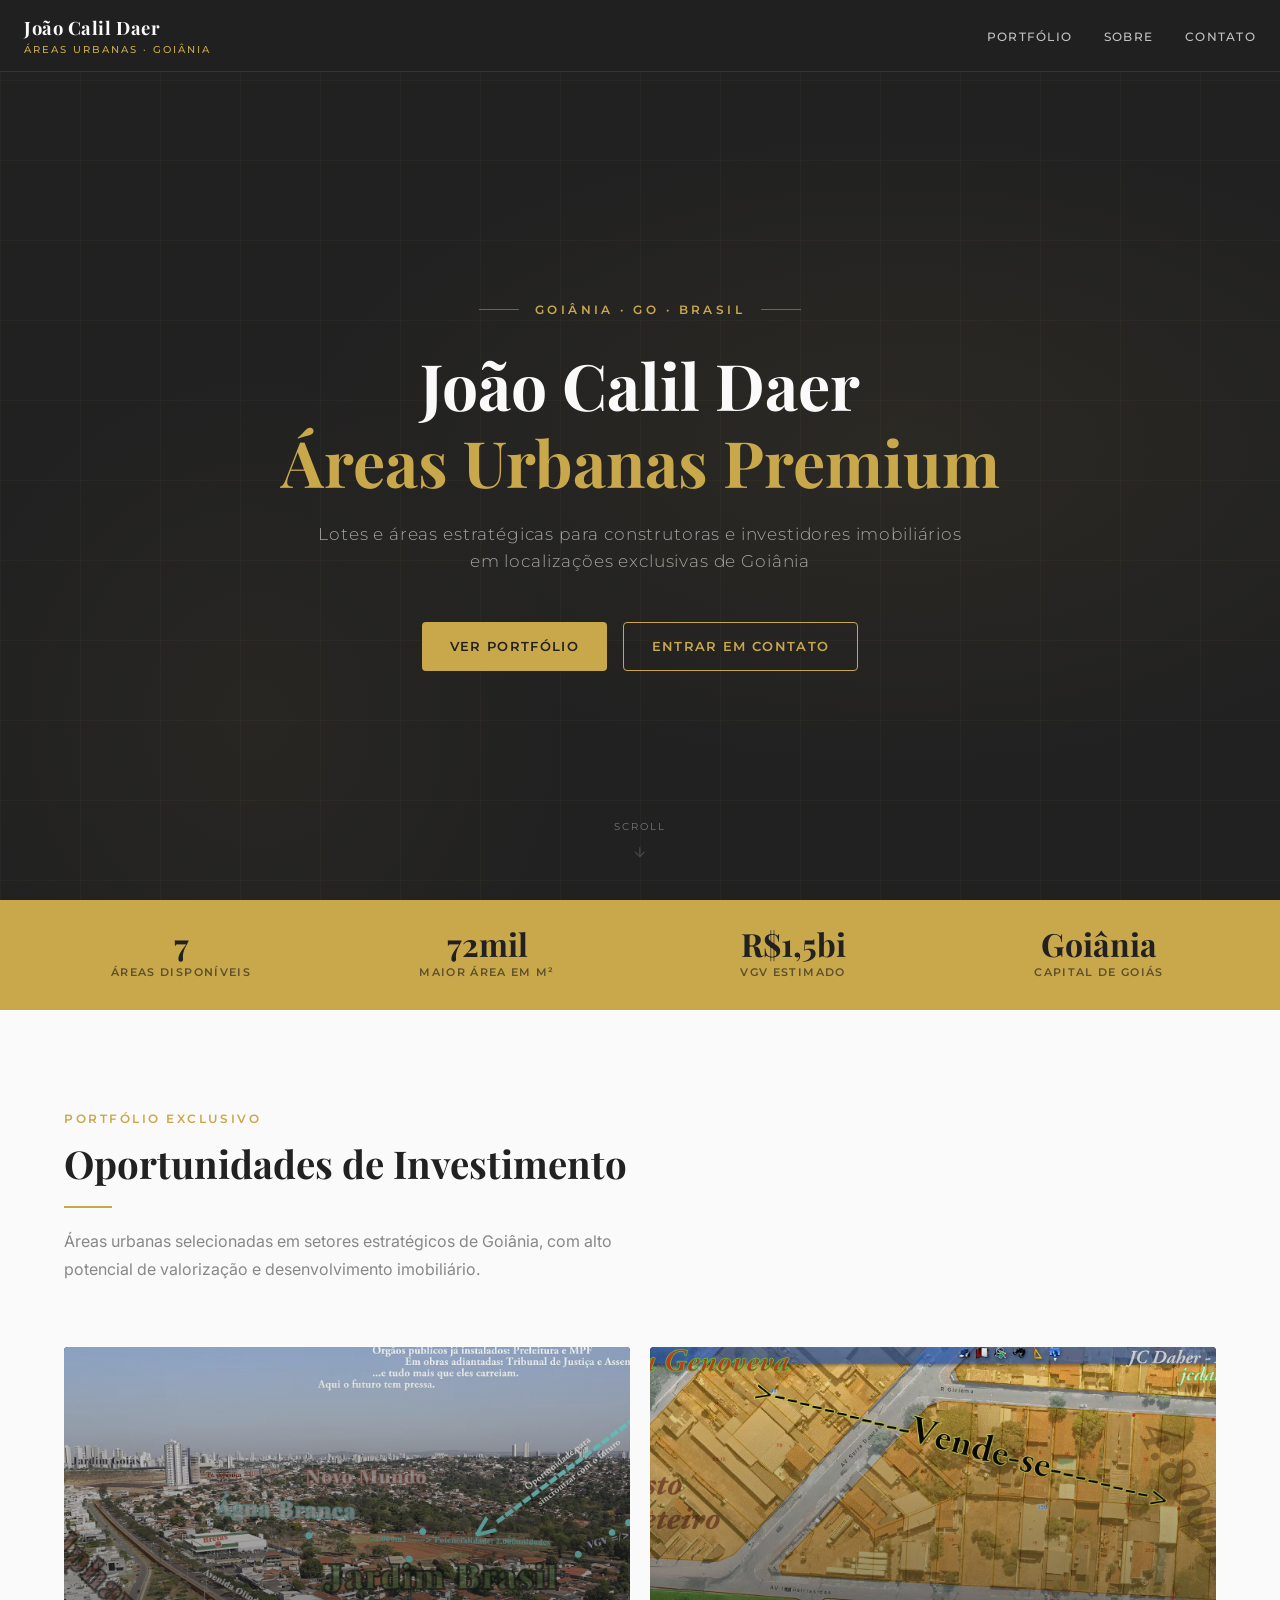
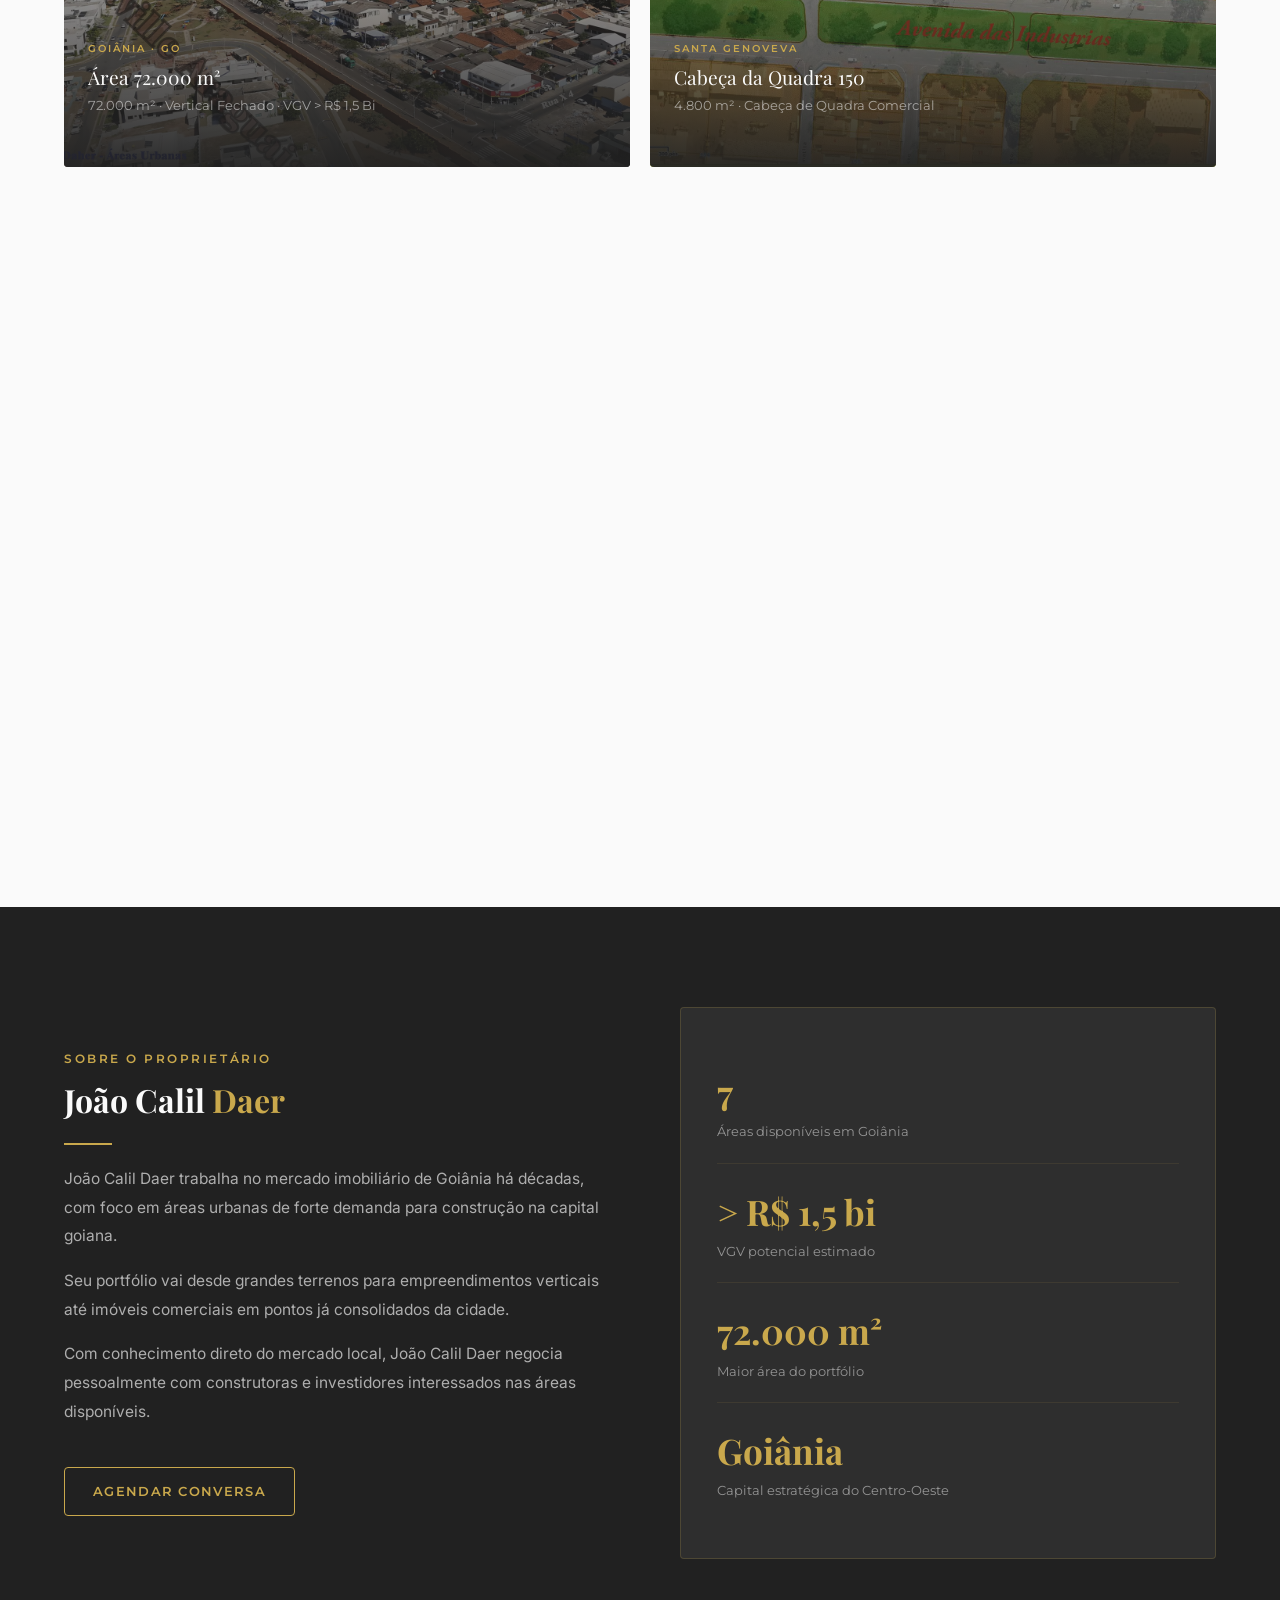
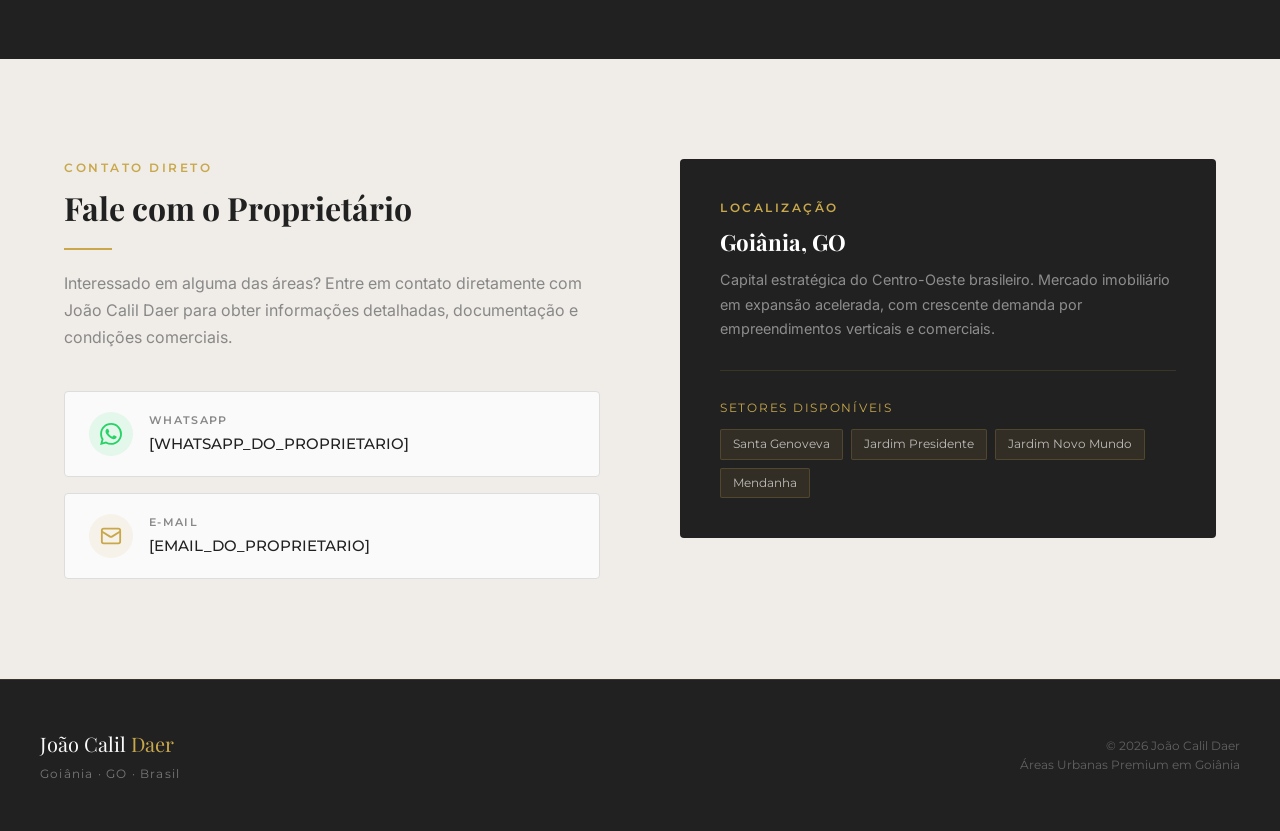
<file: index.html>
<!DOCTYPE html>
<html lang="pt-BR">
<head>
  <meta charset="UTF-8" />
  <meta name="viewport" content="width=device-width, initial-scale=1.0" />
  <title>João Calil Daer — Áreas Urbanas Premium em Goiânia</title>
  <meta name="description" content="Lotes e áreas urbanas premium em Goiânia/GO. Oportunidades únicas para construtoras e investidores imobiliários." />
  <link rel="stylesheet" href="css/style.css" />
</head>
<body>

<!-- ═══ NAVEGAÇÃO ═══ -->
<nav>
  <a href="index.html" class="nav-brand">
    <span class="nav-brand-name">João Calil Daer</span>
    <span class="nav-brand-sub">Áreas Urbanas · Goiânia</span>
  </a>
  <ul class="nav-links">
    <li><a href="#imoveis">Portfólio</a></li>
    <li><a href="#sobre">Sobre</a></li>
    <li><a href="#contato">Contato</a></li>
  </ul>
</nav>

<!-- ═══ HERO ═══ -->
<section class="hero">
  <div class="hero-bg"></div>
  <div class="hero-grid-lines"></div>
  <div class="hero-content">
    <div class="hero-eyebrow">Goiânia · GO · Brasil</div>
    <h1>
      João Calil Daer
      <span>Áreas Urbanas Premium</span>
    </h1>
    <p class="hero-subtitle">
      Lotes e áreas estratégicas para construtoras e investidores imobiliários<br>
      em localizações exclusivas de Goiânia
    </p>
    <div class="hero-cta">
      <a href="#imoveis" class="btn btn-gold">Ver Portfólio</a>
      <a href="#contato" class="btn btn-outline">Entrar em Contato</a>
    </div>
  </div>
  <div class="hero-scroll">
    <span>Scroll</span>
    <svg width="16" height="16" viewBox="0 0 24 24" fill="none" stroke="currentColor" stroke-width="2">
      <path d="M12 5v14M5 12l7 7 7-7"/>
    </svg>
  </div>
</section>

<!-- ═══ STATS BAR ═══ -->
<div class="stats-bar">
  <div class="stats-inner">
    <div class="stat-item">
      <div class="stat-number">7</div>
      <div class="stat-label">Áreas Disponíveis</div>
    </div>
    <div class="stat-item">
      <div class="stat-number">72mil</div>
      <div class="stat-label">Maior Área em m²</div>
    </div>
    <div class="stat-item">
      <div class="stat-number">R$1,5bi</div>
      <div class="stat-label">VGV Estimado</div>
    </div>
    <div class="stat-item">
      <div class="stat-number">Goiânia</div>
      <div class="stat-label">Capital de Goiás</div>
    </div>
  </div>
</div>

<!-- ═══ PORTFÓLIO ═══ -->
<section class="imoveis-section" id="imoveis">
  <div class="container">
    <div class="section-header">
      <span class="section-label">Portfólio Exclusivo</span>
      <h2>Oportunidades de Investimento</h2>
      <div class="divider-gold"></div>
      <p>Áreas urbanas selecionadas em setores estratégicos de Goiânia, com alto potencial de valorização e desenvolvimento imobiliário.</p>
    </div>

    <div class="imoveis-grid">

      <!-- Card 1 — Área 72.000m² -->
      <a href="imoveis/area-72000.html" class="imovel-card" data-imovel-id="area-72000">
        <img src="" alt="Área 72.000m²" loading="lazy" />
        <div class="card-body">
          <div class="card-tag">Goiânia · GO</div>
          <div class="card-name">Área 72.000 m²</div>
          <div class="card-area">72.000 m² · Vertical Fechado · VGV &gt; R$ 1,5 Bi</div>
          <span class="card-link">
            Ver Detalhes
            <svg width="14" height="14" viewBox="0 0 24 24" fill="none" stroke="currentColor" stroke-width="2.5"><path d="M5 12h14M12 5l7 7-7 7"/></svg>
          </span>
        </div>
      </a>

      <!-- Card 2 — Santa Genoveva Q150 -->
      <a href="imoveis/santa-genoveva-q150.html" class="imovel-card" data-imovel-id="santa-genoveva-q150">
        <img src="" alt="Santa Genoveva Q150" loading="lazy" />
        <div class="card-body">
          <div class="card-tag">Santa Genoveva</div>
          <div class="card-name">Cabeça da Quadra 150</div>
          <div class="card-area">4.800 m² · Cabeça de Quadra Comercial</div>
          <span class="card-link">
            Ver Detalhes
            <svg width="14" height="14" viewBox="0 0 24 24" fill="none" stroke="currentColor" stroke-width="2.5"><path d="M5 12h14M12 5l7 7-7 7"/></svg>
          </span>
        </div>
      </a>

      <!-- Card 3 — Santa Genoveva Q87 -->
      <a href="imoveis/santa-genoveva-q87.html" class="imovel-card" data-imovel-id="santa-genoveva-q87">
        <img src="" alt="Santa Genoveva Q87" loading="lazy" />
        <div class="card-body">
          <div class="card-tag">Santa Genoveva</div>
          <div class="card-name">Quadra 87</div>
          <div class="card-area">Cabeça de Quadra · 71m de frente · 3 outdoors</div>
          <span class="card-link">
            Ver Detalhes
            <svg width="14" height="14" viewBox="0 0 24 24" fill="none" stroke="currentColor" stroke-width="2.5"><path d="M5 12h14M12 5l7 7-7 7"/></svg>
          </span>
        </div>
      </a>

      <!-- Card 4 — Santa Genoveva Q169 -->
      <a href="imoveis/santa-genoveva-q169.html" class="imovel-card" data-imovel-id="santa-genoveva-q169">
        <img src="" alt="Santa Genoveva Q169" loading="lazy" />
        <div class="card-body">
          <div class="card-tag">Santa Genoveva</div>
          <div class="card-name">Quadras 169/164</div>
          <div class="card-area">10.278 m² · Frente Av. Sucuri · VGV &lt; R$ 200M</div>
          <span class="card-link">
            Ver Detalhes
            <svg width="14" height="14" viewBox="0 0 24 24" fill="none" stroke="currentColor" stroke-width="2.5"><path d="M5 12h14M12 5l7 7-7 7"/></svg>
          </span>
        </div>
      </a>

      <!-- Card 5 — Jardim Presidente Q39 -->
      <a href="imoveis/jardim-presidente-q39.html" class="imovel-card" data-imovel-id="jardim-presidente-q39">
        <img src="" alt="Jardim Presidente Q39" loading="lazy" />
        <div class="card-body">
          <div class="card-tag">Jardim Presidente</div>
          <div class="card-name">Cabeça da Quadra 39</div>
          <div class="card-area">4.000 m² · 4 frentes · Av. JK + Av. Pres. Dutra</div>
          <span class="card-link">
            Ver Detalhes
            <svg width="14" height="14" viewBox="0 0 24 24" fill="none" stroke="currentColor" stroke-width="2.5"><path d="M5 12h14M12 5l7 7-7 7"/></svg>
          </span>
        </div>
      </a>

      <!-- Card 6 — Jardim Novo Mundo -->
      <a href="imoveis/jardim-novo-mundo.html" class="imovel-card" data-imovel-id="jardim-novo-mundo">
        <img src="" alt="Jardim Novo Mundo" loading="lazy" />
        <div class="card-body">
          <div class="card-tag">Jardim Novo Mundo</div>
          <div class="card-name">Área 393</div>
          <div class="card-area">3.355 m² · Próximo ao MPF e Assembleia Legislativa</div>
          <span class="card-link">
            Ver Detalhes
            <svg width="14" height="14" viewBox="0 0 24 24" fill="none" stroke="currentColor" stroke-width="2.5"><path d="M5 12h14M12 5l7 7-7 7"/></svg>
          </span>
        </div>
      </a>

      <!-- Card 7 — Mendanha -->
      <a href="imoveis/medanha.html" class="imovel-card" data-imovel-id="mendanha">
        <img src="" alt="Mendanha" loading="lazy" />
        <div class="card-body">
          <div class="card-tag">Mendanha</div>
          <div class="card-name">O Topo da Cidade</div>
          <div class="card-area">Vista panorâmica 270° · Posição geográfica única</div>
          <span class="card-link">
            Ver Detalhes
            <svg width="14" height="14" viewBox="0 0 24 24" fill="none" stroke="currentColor" stroke-width="2.5"><path d="M5 12h14M12 5l7 7-7 7"/></svg>
          </span>
        </div>
      </a>

    </div>
  </div>
</section>

<!-- ═══ SOBRE ═══ -->
<section class="sobre-section" id="sobre">
  <div class="container">
    <div class="sobre-inner">
      <div class="sobre-text">
        <span class="section-label">Sobre o Proprietário</span>
        <h2>João Calil <span>Daer</span></h2>
        <div class="divider-gold"></div>
        <p>
          João Calil Daer trabalha no mercado imobiliário de Goiânia há décadas, com foco em áreas urbanas de forte demanda para construção na capital goiana.
        </p>
        <p>
          Seu portfólio vai desde grandes terrenos para empreendimentos verticais até imóveis comerciais em pontos já consolidados da cidade.
        </p>
        <p>
          Com conhecimento direto do mercado local, João Calil Daer negocia pessoalmente com construtoras e investidores interessados nas áreas disponíveis.
        </p>
        <a href="#contato" class="btn btn-outline" style="margin-top: 24px;">Agendar Conversa</a>
      </div>
      <div class="sobre-visual">
        <div class="sobre-card">
          <div class="sobre-stat">
            <div class="sobre-stat-value">7</div>
            <div class="sobre-stat-desc">Áreas disponíveis em Goiânia</div>
          </div>
          <div class="sobre-stat">
            <div class="sobre-stat-value">&gt; R$ 1,5 bi</div>
            <div class="sobre-stat-desc">VGV potencial estimado</div>
          </div>
          <div class="sobre-stat">
            <div class="sobre-stat-value">72.000 m²</div>
            <div class="sobre-stat-desc">Maior área do portfólio</div>
          </div>
          <div class="sobre-stat">
            <div class="sobre-stat-value">Goiânia</div>
            <div class="sobre-stat-desc">Capital estratégica do Centro-Oeste</div>
          </div>
        </div>
      </div>
    </div>
  </div>
</section>

<!-- ═══ CONTATO ═══ -->
<section class="contato-section" id="contato">
  <div class="container">
    <div class="contato-inner">
      <div class="contato-text">
        <span class="section-label">Contato Direto</span>
        <h2>Fale com o Proprietário</h2>
        <div class="divider-gold"></div>
        <p>
          Interessado em alguma das áreas? Entre em contato diretamente com João Calil Daer para obter informações detalhadas, documentação e condições comerciais.
        </p>
        <div class="contato-methods">
          <a href="https://wa.me/[WHATSAPP_DO_PROPRIETARIO]" class="contato-item" target="_blank" rel="noopener">
            <div class="contato-icon green">
              <svg width="22" height="22" viewBox="0 0 24 24" fill="currentColor">
                <path d="M17.472 14.382c-.297-.149-1.758-.867-2.03-.967-.273-.099-.471-.148-.67.15-.197.297-.767.966-.94 1.164-.173.199-.347.223-.644.075-.297-.15-1.255-.463-2.39-1.475-.883-.788-1.48-1.761-1.653-2.059-.173-.297-.018-.458.13-.606.134-.133.298-.347.446-.52.149-.174.198-.298.298-.497.099-.198.05-.371-.025-.52-.075-.149-.669-1.612-.916-2.207-.242-.579-.487-.5-.669-.51-.173-.008-.371-.01-.57-.01-.198 0-.52.074-.792.372-.272.297-1.04 1.016-1.04 2.479 0 1.462 1.065 2.875 1.213 3.074.149.198 2.096 3.2 5.077 4.487.709.306 1.262.489 1.694.625.712.227 1.36.195 1.871.118.571-.085 1.758-.719 2.006-1.413.248-.694.248-1.289.173-1.413-.074-.124-.272-.198-.57-.347m-5.421 7.403h-.004a9.87 9.87 0 01-5.031-1.378l-.361-.214-3.741.982.998-3.648-.235-.374a9.86 9.86 0 01-1.51-5.26c.001-5.45 4.436-9.884 9.888-9.884 2.64 0 5.122 1.03 6.988 2.898a9.825 9.825 0 012.893 6.994c-.003 5.45-4.437 9.884-9.885 9.884m8.413-18.297A11.815 11.815 0 0012.05 0C5.495 0 .16 5.335.157 11.892c0 2.096.547 4.142 1.588 5.945L.057 24l6.305-1.654a11.882 11.882 0 005.683 1.448h.005c6.554 0 11.89-5.335 11.893-11.893a11.821 11.821 0 00-3.48-8.413z"/>
              </svg>
            </div>
            <div>
              <div class="contato-label">WhatsApp</div>
              <div class="contato-value">[WHATSAPP_DO_PROPRIETARIO]</div>
            </div>
          </a>
          <a href="mailto:[EMAIL_DO_PROPRIETARIO]" class="contato-item">
            <div class="contato-icon gold">
              <svg width="22" height="22" viewBox="0 0 24 24" fill="none" stroke="currentColor" stroke-width="2">
                <rect x="2" y="4" width="20" height="16" rx="2"/>
                <path d="m22 7-8.97 5.7a1.94 1.94 0 0 1-2.06 0L2 7"/>
              </svg>
            </div>
            <div>
              <div class="contato-label">E-mail</div>
              <div class="contato-value">[EMAIL_DO_PROPRIETARIO]</div>
            </div>
          </a>
        </div>
      </div>
      <div>
        <div style="background: var(--carbon); border-radius: 4px; padding: 40px; color: #fff;">
          <span class="section-label" style="color: var(--gold);">Localização</span>
          <h3 style="font-family: 'Playfair Display', serif; font-size: 1.4rem; margin-bottom: 12px;">Goiânia, GO</h3>
          <p style="color: rgba(250,250,250,0.5); font-size: 0.9rem; line-height: 1.7;">
            Capital estratégica do Centro-Oeste brasileiro. Mercado imobiliário em expansão acelerada, com crescente demanda por empreendimentos verticais e comerciais.
          </p>
          <div style="margin-top: 28px; padding-top: 28px; border-top: 1px solid rgba(201,168,76,0.15);">
            <div style="font-family: 'Montserrat', sans-serif; font-size: 0.72rem; letter-spacing: 0.15em; text-transform: uppercase; color: var(--gold); margin-bottom: 12px;">Setores disponíveis</div>
            <div style="display: flex; flex-wrap: wrap; gap: 8px;">
              <span style="background: rgba(201,168,76,0.1); border: 1px solid rgba(201,168,76,0.2); color: rgba(250,250,250,0.7); font-family: 'Montserrat', sans-serif; font-size: 0.72rem; padding: 5px 12px; border-radius: 2px;">Santa Genoveva</span>
              <span style="background: rgba(201,168,76,0.1); border: 1px solid rgba(201,168,76,0.2); color: rgba(250,250,250,0.7); font-family: 'Montserrat', sans-serif; font-size: 0.72rem; padding: 5px 12px; border-radius: 2px;">Jardim Presidente</span>
              <span style="background: rgba(201,168,76,0.1); border: 1px solid rgba(201,168,76,0.2); color: rgba(250,250,250,0.7); font-family: 'Montserrat', sans-serif; font-size: 0.72rem; padding: 5px 12px; border-radius: 2px;">Jardim Novo Mundo</span>
              <span style="background: rgba(201,168,76,0.1); border: 1px solid rgba(201,168,76,0.2); color: rgba(250,250,250,0.7); font-family: 'Montserrat', sans-serif; font-size: 0.72rem; padding: 5px 12px; border-radius: 2px;">Mendanha</span>
            </div>
          </div>
        </div>
      </div>
    </div>
  </div>
</section>

<!-- ═══ FOOTER ═══ -->
<footer>
  <div class="footer-inner">
    <div>
      <div class="footer-brand">João Calil <span>Daer</span></div>
      <div class="footer-location">Goiânia · GO · Brasil</div>
    </div>
    <div class="footer-copy">
      &copy; 2026 João Calil Daer<br>
      Áreas Urbanas Premium em Goiânia
    </div>
  </div>
</footer>

<script>
// Carrega a primeira foto de cada card via fotos.json
fetch('fotos.json')
  .then(function(r){ return r.json(); })
  .then(function(dados){
    document.querySelectorAll('.imovel-card[data-imovel-id]').forEach(function(card){
      var id     = card.getAttribute('data-imovel-id');
      var imovel = dados[id];
      if (imovel && imovel.fotos.length > 0) {
        card.querySelector('img').src =
          'imagens2/' + encodeURIComponent(imovel.pasta) + '/' + encodeURIComponent(imovel.fotos[0]);
      }
    });
  });
</script>
<script src="js/main.js"></script>
</body>
</html>
</file>
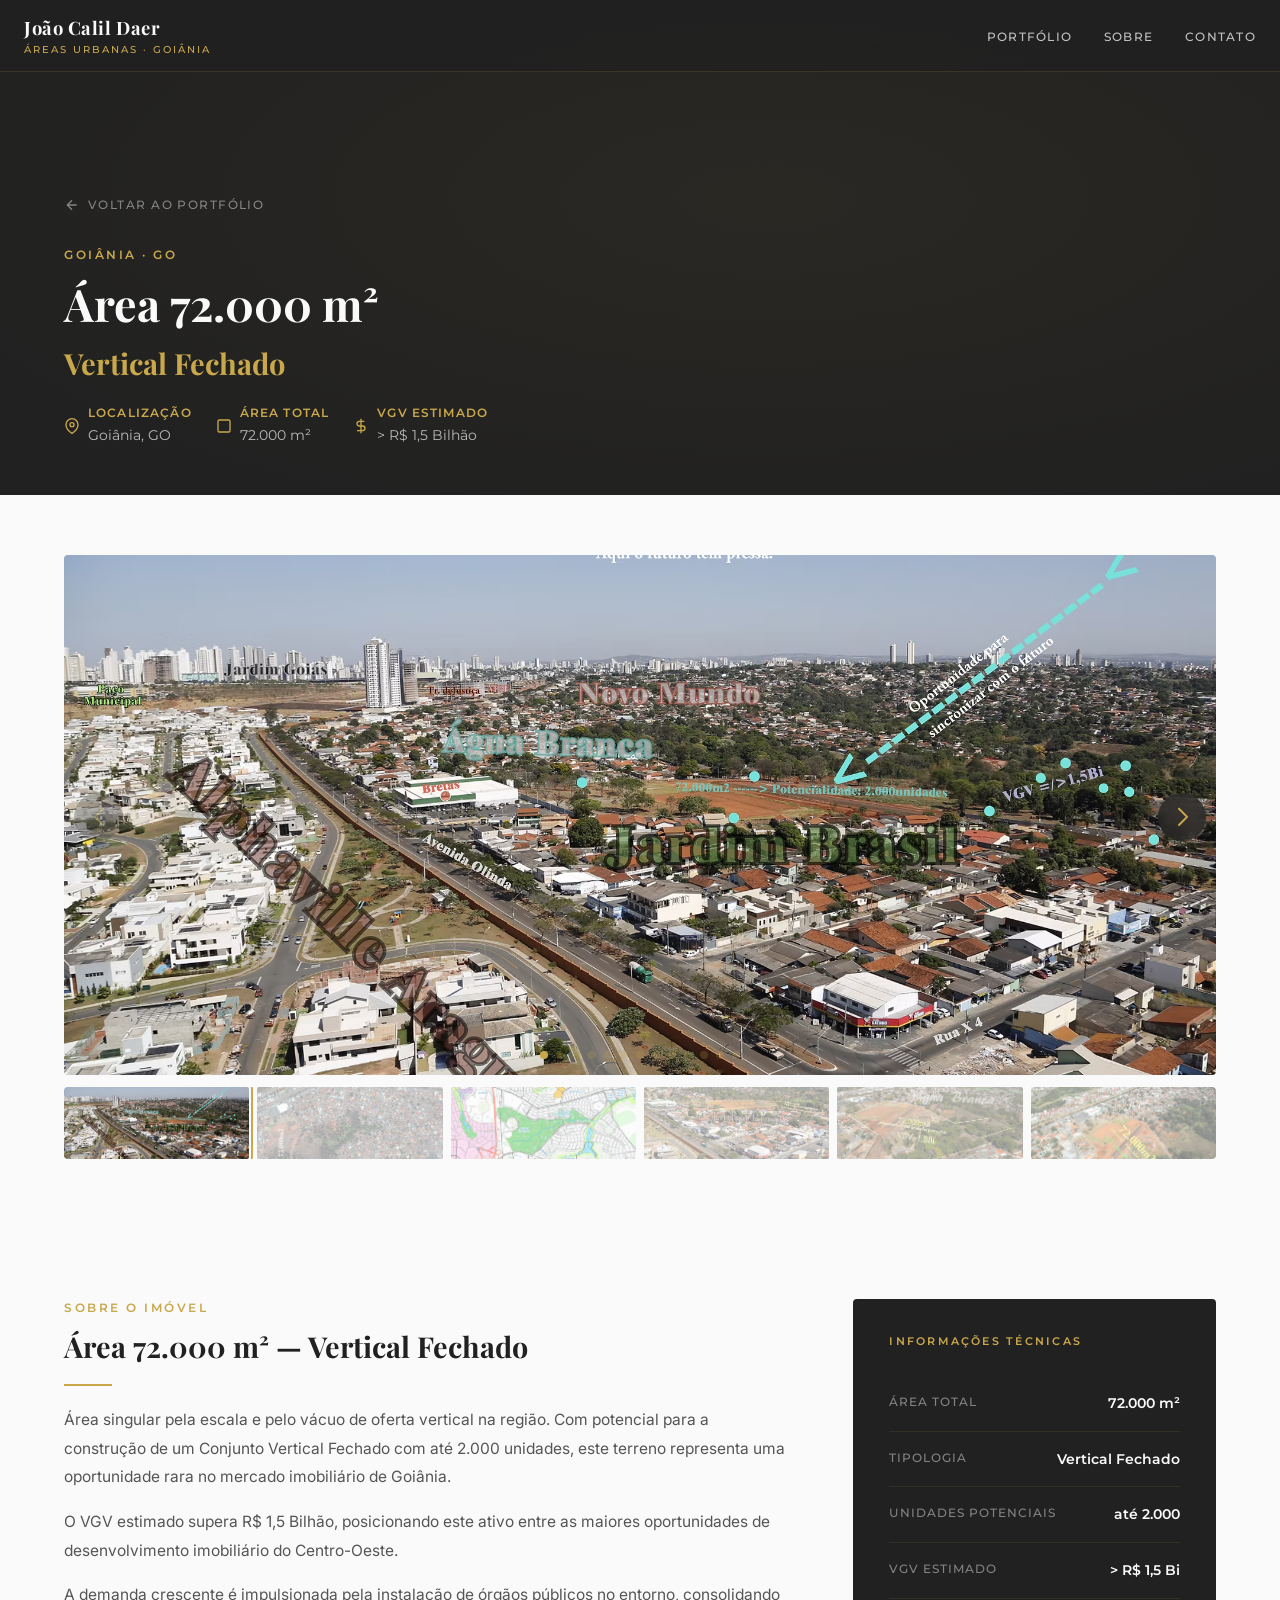
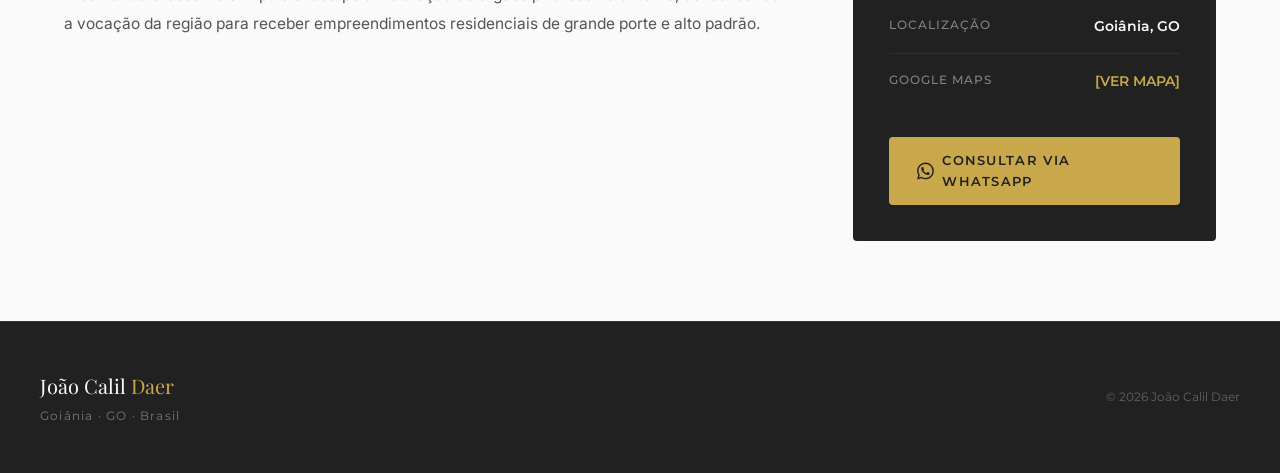
<file: imoveis/area-72000.html>
<!DOCTYPE html>
<html lang="pt-BR">
<head>
  <meta charset="UTF-8" />
  <meta name="viewport" content="width=device-width, initial-scale=1.0" />
  <title>Área 72.000m² — João Calil Daer</title>
  <link rel="stylesheet" href="../css/style.css" />
  <link rel="stylesheet" href="https://cdn.jsdelivr.net/npm/swiper@11/swiper-bundle.min.css" />
</head>
<body>

<nav>
  <a href="../index.html" class="nav-brand">
    <span class="nav-brand-name">João Calil Daer</span>
    <span class="nav-brand-sub">Áreas Urbanas · Goiânia</span>
  </a>
  <ul class="nav-links">
    <li><a href="../index.html#imoveis">Portfólio</a></li>
    <li><a href="../index.html#sobre">Sobre</a></li>
    <li><a href="../index.html#contato">Contato</a></li>
  </ul>
</nav>

<!-- HERO -->
<section class="imovel-hero">
  <div class="imovel-hero-bg"></div>
  <div class="imovel-hero-content">
    <a href="../index.html" class="back-link">
      <svg width="16" height="16" viewBox="0 0 24 24" fill="none" stroke="currentColor" stroke-width="2"><path d="M19 12H5M12 19l-7-7 7-7"/></svg>
      Voltar ao Portfólio
    </a>
    <span class="section-label">Goiânia · GO</span>
    <h1>Área 72.000 m²<br><span style="color: var(--gold); font-size: 0.65em;">Vertical Fechado</span></h1>
    <div class="imovel-hero-meta">
      <div class="imovel-meta-item">
        <svg width="16" height="16" viewBox="0 0 24 24" fill="none" stroke="currentColor" stroke-width="2"><path d="M21 10c0 7-9 13-9 13s-9-6-9-13a9 9 0 0118 0z"/><circle cx="12" cy="10" r="3"/></svg>
        <div>
          <div class="imovel-meta-label">Localização</div>
          <div class="imovel-meta-value">Goiânia, GO</div>
        </div>
      </div>
      <div class="imovel-meta-item">
        <svg width="16" height="16" viewBox="0 0 24 24" fill="none" stroke="currentColor" stroke-width="2"><rect x="3" y="3" width="18" height="18" rx="2"/></svg>
        <div>
          <div class="imovel-meta-label">Área Total</div>
          <div class="imovel-meta-value">72.000 m²</div>
        </div>
      </div>
      <div class="imovel-meta-item">
        <svg width="16" height="16" viewBox="0 0 24 24" fill="none" stroke="currentColor" stroke-width="2"><line x1="12" y1="1" x2="12" y2="23"/><path d="M17 5H9.5a3.5 3.5 0 000 7h5a3.5 3.5 0 010 7H6"/></svg>
        <div>
          <div class="imovel-meta-label">VGV Estimado</div>
          <div class="imovel-meta-value">&gt; R$ 1,5 Bilhão</div>
        </div>
      </div>
    </div>
  </div>
</section>

<!-- GALERIA -->
<section class="gallery-section">
  <div class="container">
    <div id="gallery-container"></div>
  </div>
</section>

<!-- DETALHES -->
<section class="imovel-details">
  <div class="container">
    <div class="imovel-details-grid">
      <div class="details-main">
        <span class="section-label">Sobre o Imóvel</span>
        <h2>Área 72.000 m² — Vertical Fechado</h2>
        <div class="divider-gold"></div>
        <p>Área singular pela escala e pelo vácuo de oferta vertical na região. Com potencial para a construção de um Conjunto Vertical Fechado com até 2.000 unidades, este terreno representa uma oportunidade rara no mercado imobiliário de Goiânia.</p>
        <p>O VGV estimado supera R$ 1,5 Bilhão, posicionando este ativo entre as maiores oportunidades de desenvolvimento imobiliário do Centro-Oeste.</p>
        <p>A demanda crescente é impulsionada pela instalação de órgãos públicos no entorno, consolidando a vocação da região para receber empreendimentos residenciais de grande porte e alto padrão.</p>
      </div>
      <div class="info-card">
        <h3>Informações Técnicas</h3>
        <div class="info-row">
          <span class="info-key">Área Total</span>
          <span class="info-val">72.000 m²</span>
        </div>
        <div class="info-row">
          <span class="info-key">Tipologia</span>
          <span class="info-val">Vertical Fechado</span>
        </div>
        <div class="info-row">
          <span class="info-key">Unidades Potenciais</span>
          <span class="info-val">até 2.000</span>
        </div>
        <div class="info-row">
          <span class="info-key">VGV Estimado</span>
          <span class="info-val">&gt; R$ 1,5 Bi</span>
        </div>
        <div class="info-row">
          <span class="info-key">Localização</span>
          <span class="info-val">Goiânia, GO</span>
        </div>
        <div class="info-row">
          <span class="info-key">Google Maps</span>
          <span class="info-val"><a href="#" style="color: var(--gold); text-decoration: none;">[VER MAPA]</a></span>
        </div>
        <a href="https://wa.me/[WHATSAPP_DO_PROPRIETARIO]" class="btn btn-gold" target="_blank">
          <svg width="18" height="18" viewBox="0 0 24 24" fill="currentColor"><path d="M17.472 14.382c-.297-.149-1.758-.867-2.03-.967-.273-.099-.471-.148-.67.15-.197.297-.767.966-.94 1.164-.173.199-.347.223-.644.075-.297-.15-1.255-.463-2.39-1.475-.883-.788-1.48-1.761-1.653-2.059-.173-.297-.018-.458.13-.606.134-.133.298-.347.446-.52.149-.174.198-.298.298-.497.099-.198.05-.371-.025-.52-.075-.149-.669-1.612-.916-2.207-.242-.579-.487-.5-.669-.51-.173-.008-.371-.01-.57-.01-.198 0-.52.074-.792.372-.272.297-1.04 1.016-1.04 2.479 0 1.462 1.065 2.875 1.213 3.074.149.198 2.096 3.2 5.077 4.487.709.306 1.262.489 1.694.625.712.227 1.36.195 1.871.118.571-.085 1.758-.719 2.006-1.413.248-.694.248-1.289.173-1.413-.074-.124-.272-.198-.57-.347m-5.421 7.403h-.004a9.87 9.87 0 01-5.031-1.378l-.361-.214-3.741.982.998-3.648-.235-.374a9.86 9.86 0 01-1.51-5.26c.001-5.45 4.436-9.884 9.888-9.884 2.64 0 5.122 1.03 6.988 2.898a9.825 9.825 0 012.893 6.994c-.003 5.45-4.437 9.884-9.885 9.884m8.413-18.297A11.815 11.815 0 0012.05 0C5.495 0 .16 5.335.157 11.892c0 2.096.547 4.142 1.588 5.945L.057 24l6.305-1.654a11.882 11.882 0 005.683 1.448h.005c6.554 0 11.89-5.335 11.893-11.893a11.821 11.821 0 00-3.48-8.413z"/></svg>
          Consultar via WhatsApp
        </a>
      </div>
    </div>
  </div>
</section>

<footer>
  <div class="footer-inner">
    <div>
      <div class="footer-brand">João Calil <span>Daer</span></div>
      <div class="footer-location">Goiânia · GO · Brasil</div>
    </div>
    <div class="footer-copy">&copy; 2026 João Calil Daer</div>
  </div>
</footer>

<script src="https://cdn.jsdelivr.net/npm/swiper@11/swiper-bundle.min.js"></script>
<script>window.IMOVEL_ID = 'area-72000';</script>
<script src="../js/galeria.js"></script>
<script src="../js/main.js"></script>
</body>
</html>
</file>
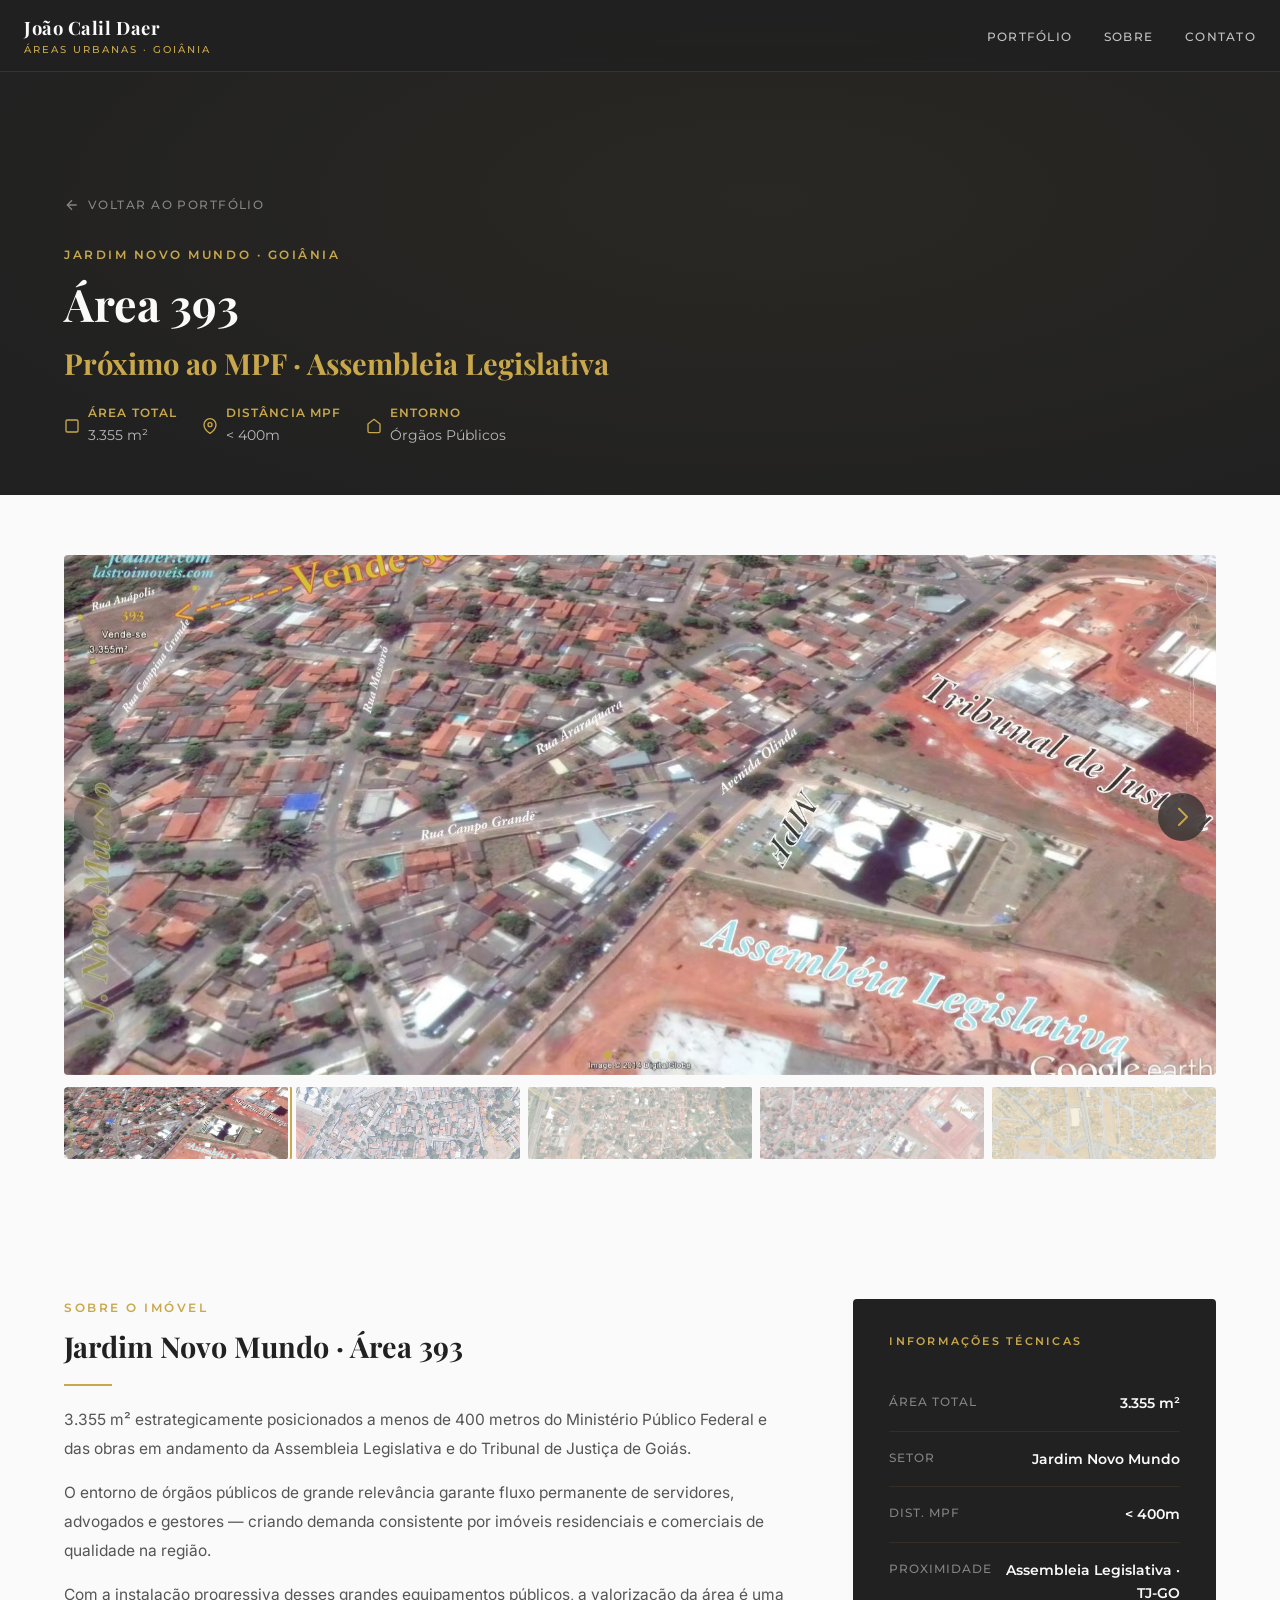
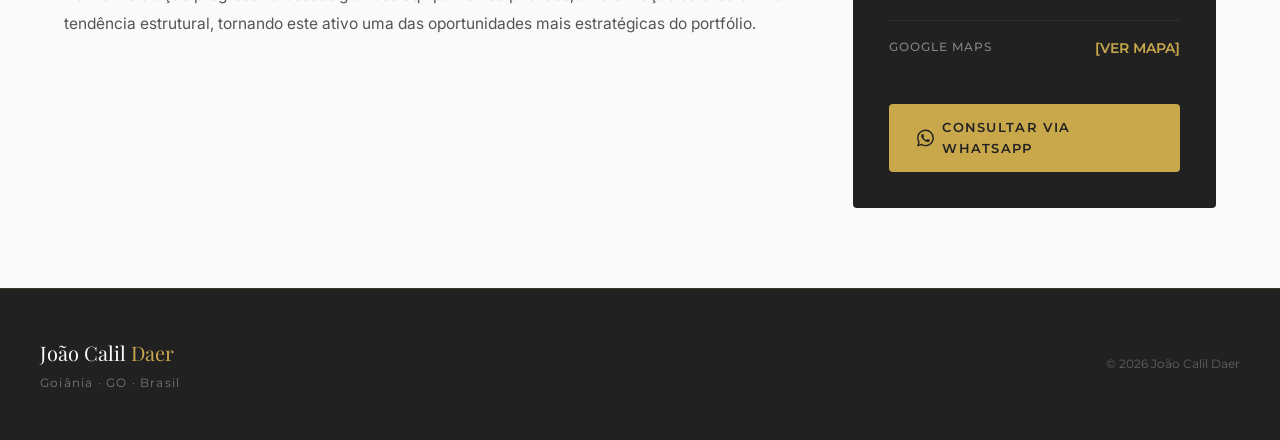
<file: imoveis/jardim-novo-mundo.html>
<!DOCTYPE html>
<html lang="pt-BR">
<head>
  <meta charset="UTF-8" />
  <meta name="viewport" content="width=device-width, initial-scale=1.0" />
  <title>Jardim Novo Mundo · Área 393 — João Calil Daer</title>
  <link rel="stylesheet" href="../css/style.css" />
  <link rel="stylesheet" href="https://cdn.jsdelivr.net/npm/swiper@11/swiper-bundle.min.css" />
</head>
<body>

<nav>
  <a href="../index.html" class="nav-brand">
    <span class="nav-brand-name">João Calil Daer</span>
    <span class="nav-brand-sub">Áreas Urbanas · Goiânia</span>
  </a>
  <ul class="nav-links">
    <li><a href="../index.html#imoveis">Portfólio</a></li>
    <li><a href="../index.html#sobre">Sobre</a></li>
    <li><a href="../index.html#contato">Contato</a></li>
  </ul>
</nav>

<section class="imovel-hero">
  <div class="imovel-hero-bg"></div>
  <div class="imovel-hero-content">
    <a href="../index.html" class="back-link">
      <svg width="16" height="16" viewBox="0 0 24 24" fill="none" stroke="currentColor" stroke-width="2"><path d="M19 12H5M12 19l-7-7 7-7"/></svg>
      Voltar ao Portfólio
    </a>
    <span class="section-label">Jardim Novo Mundo · Goiânia</span>
    <h1>Área 393<br><span style="color: var(--gold); font-size: 0.65em;">Próximo ao MPF · Assembleia Legislativa</span></h1>
    <div class="imovel-hero-meta">
      <div class="imovel-meta-item">
        <svg width="16" height="16" viewBox="0 0 24 24" fill="none" stroke="currentColor" stroke-width="2"><rect x="3" y="3" width="18" height="18" rx="2"/></svg>
        <div>
          <div class="imovel-meta-label">Área Total</div>
          <div class="imovel-meta-value">3.355 m²</div>
        </div>
      </div>
      <div class="imovel-meta-item">
        <svg width="16" height="16" viewBox="0 0 24 24" fill="none" stroke="currentColor" stroke-width="2"><path d="M21 10c0 7-9 13-9 13s-9-6-9-13a9 9 0 0118 0z"/><circle cx="12" cy="10" r="3"/></svg>
        <div>
          <div class="imovel-meta-label">Distância MPF</div>
          <div class="imovel-meta-value">&lt; 400m</div>
        </div>
      </div>
      <div class="imovel-meta-item">
        <svg width="16" height="16" viewBox="0 0 24 24" fill="none" stroke="currentColor" stroke-width="2"><path d="M3 9l9-7 9 7v11a2 2 0 01-2 2H5a2 2 0 01-2-2z"/></svg>
        <div>
          <div class="imovel-meta-label">Entorno</div>
          <div class="imovel-meta-value">Órgãos Públicos</div>
        </div>
      </div>
    </div>
  </div>
</section>

<section class="gallery-section">
  <div class="container">
    <div id="gallery-container"></div>
  </div>
</section>

<section class="imovel-details">
  <div class="container">
    <div class="imovel-details-grid">
      <div class="details-main">
        <span class="section-label">Sobre o Imóvel</span>
        <h2>Jardim Novo Mundo · Área 393</h2>
        <div class="divider-gold"></div>
        <p>3.355 m² estrategicamente posicionados a menos de 400 metros do Ministério Público Federal e das obras em andamento da Assembleia Legislativa e do Tribunal de Justiça de Goiás.</p>
        <p>O entorno de órgãos públicos de grande relevância garante fluxo permanente de servidores, advogados e gestores — criando demanda consistente por imóveis residenciais e comerciais de qualidade na região.</p>
        <p>Com a instalação progressiva desses grandes equipamentos públicos, a valorização da área é uma tendência estrutural, tornando este ativo uma das oportunidades mais estratégicas do portfólio.</p>
      </div>
      <div class="info-card">
        <h3>Informações Técnicas</h3>
        <div class="info-row">
          <span class="info-key">Área Total</span>
          <span class="info-val">3.355 m²</span>
        </div>
        <div class="info-row">
          <span class="info-key">Setor</span>
          <span class="info-val">Jardim Novo Mundo</span>
        </div>
        <div class="info-row">
          <span class="info-key">Dist. MPF</span>
          <span class="info-val">&lt; 400m</span>
        </div>
        <div class="info-row">
          <span class="info-key">Proximidade</span>
          <span class="info-val">Assembleia Legislativa · TJ-GO</span>
        </div>
        <div class="info-row">
          <span class="info-key">Google Maps</span>
          <span class="info-val"><a href="#" style="color: var(--gold); text-decoration: none;">[VER MAPA]</a></span>
        </div>
        <a href="https://wa.me/[WHATSAPP_DO_PROPRIETARIO]" class="btn btn-gold" target="_blank">
          <svg width="18" height="18" viewBox="0 0 24 24" fill="currentColor"><path d="M17.472 14.382c-.297-.149-1.758-.867-2.03-.967-.273-.099-.471-.148-.67.15-.197.297-.767.966-.94 1.164-.173.199-.347.223-.644.075-.297-.15-1.255-.463-2.39-1.475-.883-.788-1.48-1.761-1.653-2.059-.173-.297-.018-.458.13-.606.134-.133.298-.347.446-.52.149-.174.198-.298.298-.497.099-.198.05-.371-.025-.52-.075-.149-.669-1.612-.916-2.207-.242-.579-.487-.5-.669-.51-.173-.008-.371-.01-.57-.01-.198 0-.52.074-.792.372-.272.297-1.04 1.016-1.04 2.479 0 1.462 1.065 2.875 1.213 3.074.149.198 2.096 3.2 5.077 4.487.709.306 1.262.489 1.694.625.712.227 1.36.195 1.871.118.571-.085 1.758-.719 2.006-1.413.248-.694.248-1.289.173-1.413-.074-.124-.272-.198-.57-.347m-5.421 7.403h-.004a9.87 9.87 0 01-5.031-1.378l-.361-.214-3.741.982.998-3.648-.235-.374a9.86 9.86 0 01-1.51-5.26c.001-5.45 4.436-9.884 9.888-9.884 2.64 0 5.122 1.03 6.988 2.898a9.825 9.825 0 012.893 6.994c-.003 5.45-4.437 9.884-9.885 9.884m8.413-18.297A11.815 11.815 0 0012.05 0C5.495 0 .16 5.335.157 11.892c0 2.096.547 4.142 1.588 5.945L.057 24l6.305-1.654a11.882 11.882 0 005.683 1.448h.005c6.554 0 11.89-5.335 11.893-11.893a11.821 11.821 0 00-3.48-8.413z"/></svg>
          Consultar via WhatsApp
        </a>
      </div>
    </div>
  </div>
</section>

<footer>
  <div class="footer-inner">
    <div>
      <div class="footer-brand">João Calil <span>Daer</span></div>
      <div class="footer-location">Goiânia · GO · Brasil</div>
    </div>
    <div class="footer-copy">&copy; 2026 João Calil Daer</div>
  </div>
</footer>

<script src="https://cdn.jsdelivr.net/npm/swiper@11/swiper-bundle.min.js"></script>
<script>window.IMOVEL_ID = 'jardim-novo-mundo';</script>
<script src="../js/galeria.js"></script>
<script src="../js/main.js"></script>
</body>
</html>
</file>
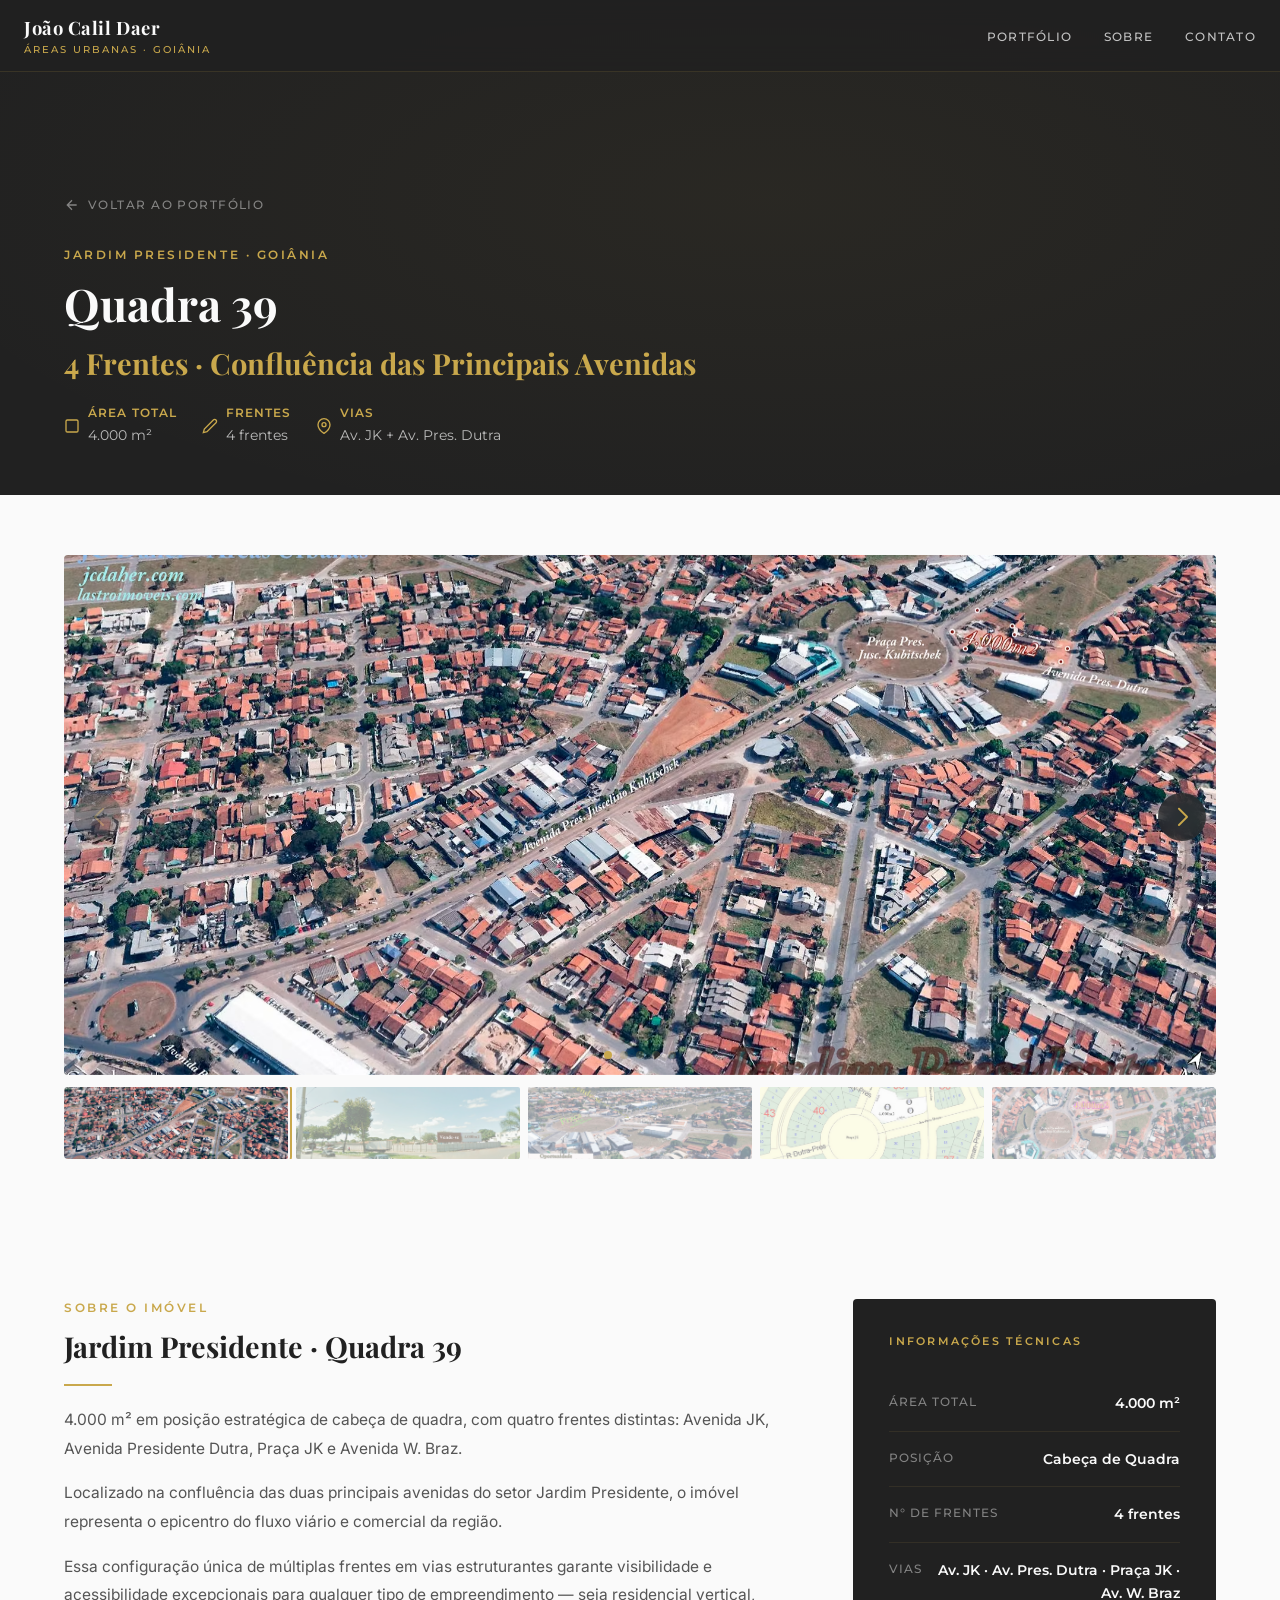
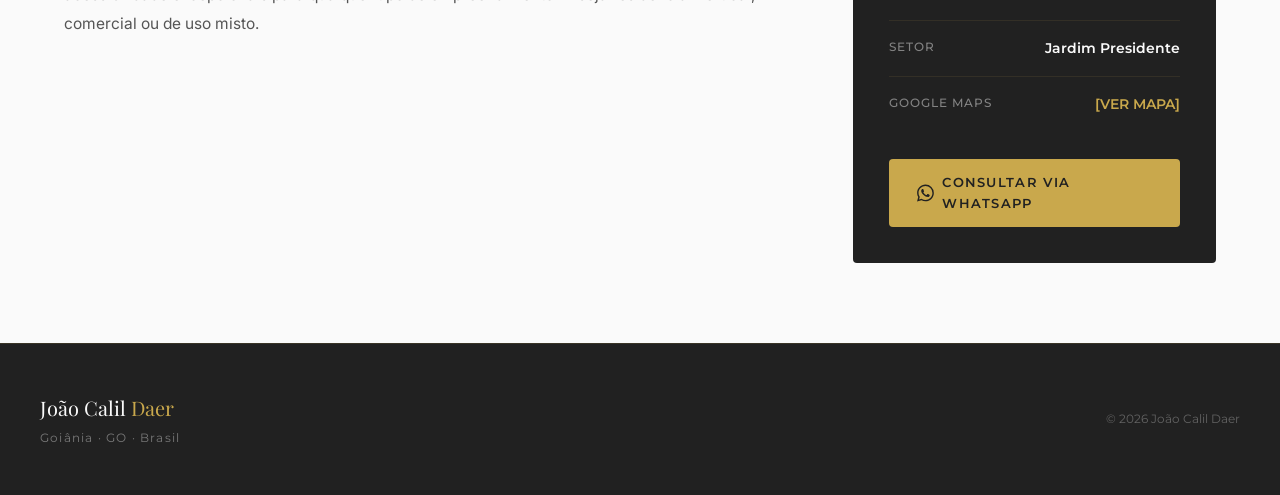
<file: imoveis/jardim-presidente-q39.html>
<!DOCTYPE html>
<html lang="pt-BR">
<head>
  <meta charset="UTF-8" />
  <meta name="viewport" content="width=device-width, initial-scale=1.0" />
  <title>Jardim Presidente · Q39 — João Calil Daer</title>
  <link rel="stylesheet" href="../css/style.css" />
  <link rel="stylesheet" href="https://cdn.jsdelivr.net/npm/swiper@11/swiper-bundle.min.css" />
</head>
<body>

<nav>
  <a href="../index.html" class="nav-brand">
    <span class="nav-brand-name">João Calil Daer</span>
    <span class="nav-brand-sub">Áreas Urbanas · Goiânia</span>
  </a>
  <ul class="nav-links">
    <li><a href="../index.html#imoveis">Portfólio</a></li>
    <li><a href="../index.html#sobre">Sobre</a></li>
    <li><a href="../index.html#contato">Contato</a></li>
  </ul>
</nav>

<section class="imovel-hero">
  <div class="imovel-hero-bg"></div>
  <div class="imovel-hero-content">
    <a href="../index.html" class="back-link">
      <svg width="16" height="16" viewBox="0 0 24 24" fill="none" stroke="currentColor" stroke-width="2"><path d="M19 12H5M12 19l-7-7 7-7"/></svg>
      Voltar ao Portfólio
    </a>
    <span class="section-label">Jardim Presidente · Goiânia</span>
    <h1>Quadra 39<br><span style="color: var(--gold); font-size: 0.65em;">4 Frentes · Confluência das Principais Avenidas</span></h1>
    <div class="imovel-hero-meta">
      <div class="imovel-meta-item">
        <svg width="16" height="16" viewBox="0 0 24 24" fill="none" stroke="currentColor" stroke-width="2"><rect x="3" y="3" width="18" height="18" rx="2"/></svg>
        <div>
          <div class="imovel-meta-label">Área Total</div>
          <div class="imovel-meta-value">4.000 m²</div>
        </div>
      </div>
      <div class="imovel-meta-item">
        <svg width="16" height="16" viewBox="0 0 24 24" fill="none" stroke="currentColor" stroke-width="2"><path d="M17 3a2.828 2.828 0 1 1 4 4L7.5 20.5 2 22l1.5-5.5L17 3z"/></svg>
        <div>
          <div class="imovel-meta-label">Frentes</div>
          <div class="imovel-meta-value">4 frentes</div>
        </div>
      </div>
      <div class="imovel-meta-item">
        <svg width="16" height="16" viewBox="0 0 24 24" fill="none" stroke="currentColor" stroke-width="2"><path d="M21 10c0 7-9 13-9 13s-9-6-9-13a9 9 0 0118 0z"/><circle cx="12" cy="10" r="3"/></svg>
        <div>
          <div class="imovel-meta-label">Vias</div>
          <div class="imovel-meta-value">Av. JK + Av. Pres. Dutra</div>
        </div>
      </div>
    </div>
  </div>
</section>

<section class="gallery-section">
  <div class="container">
    <div id="gallery-container"></div>
  </div>
</section>

<section class="imovel-details">
  <div class="container">
    <div class="imovel-details-grid">
      <div class="details-main">
        <span class="section-label">Sobre o Imóvel</span>
        <h2>Jardim Presidente · Quadra 39</h2>
        <div class="divider-gold"></div>
        <p>4.000 m² em posição estratégica de cabeça de quadra, com quatro frentes distintas: Avenida JK, Avenida Presidente Dutra, Praça JK e Avenida W. Braz.</p>
        <p>Localizado na confluência das duas principais avenidas do setor Jardim Presidente, o imóvel representa o epicentro do fluxo viário e comercial da região.</p>
        <p>Essa configuração única de múltiplas frentes em vias estruturantes garante visibilidade e acessibilidade excepcionais para qualquer tipo de empreendimento — seja residencial vertical, comercial ou de uso misto.</p>
      </div>
      <div class="info-card">
        <h3>Informações Técnicas</h3>
        <div class="info-row">
          <span class="info-key">Área Total</span>
          <span class="info-val">4.000 m²</span>
        </div>
        <div class="info-row">
          <span class="info-key">Posição</span>
          <span class="info-val">Cabeça de Quadra</span>
        </div>
        <div class="info-row">
          <span class="info-key">N° de Frentes</span>
          <span class="info-val">4 frentes</span>
        </div>
        <div class="info-row">
          <span class="info-key">Vias</span>
          <span class="info-val">Av. JK · Av. Pres. Dutra · Praça JK · Av. W. Braz</span>
        </div>
        <div class="info-row">
          <span class="info-key">Setor</span>
          <span class="info-val">Jardim Presidente</span>
        </div>
        <div class="info-row">
          <span class="info-key">Google Maps</span>
          <span class="info-val"><a href="#" style="color: var(--gold); text-decoration: none;">[VER MAPA]</a></span>
        </div>
        <a href="https://wa.me/[WHATSAPP_DO_PROPRIETARIO]" class="btn btn-gold" target="_blank">
          <svg width="18" height="18" viewBox="0 0 24 24" fill="currentColor"><path d="M17.472 14.382c-.297-.149-1.758-.867-2.03-.967-.273-.099-.471-.148-.67.15-.197.297-.767.966-.94 1.164-.173.199-.347.223-.644.075-.297-.15-1.255-.463-2.39-1.475-.883-.788-1.48-1.761-1.653-2.059-.173-.297-.018-.458.13-.606.134-.133.298-.347.446-.52.149-.174.198-.298.298-.497.099-.198.05-.371-.025-.52-.075-.149-.669-1.612-.916-2.207-.242-.579-.487-.5-.669-.51-.173-.008-.371-.01-.57-.01-.198 0-.52.074-.792.372-.272.297-1.04 1.016-1.04 2.479 0 1.462 1.065 2.875 1.213 3.074.149.198 2.096 3.2 5.077 4.487.709.306 1.262.489 1.694.625.712.227 1.36.195 1.871.118.571-.085 1.758-.719 2.006-1.413.248-.694.248-1.289.173-1.413-.074-.124-.272-.198-.57-.347m-5.421 7.403h-.004a9.87 9.87 0 01-5.031-1.378l-.361-.214-3.741.982.998-3.648-.235-.374a9.86 9.86 0 01-1.51-5.26c.001-5.45 4.436-9.884 9.888-9.884 2.64 0 5.122 1.03 6.988 2.898a9.825 9.825 0 012.893 6.994c-.003 5.45-4.437 9.884-9.885 9.884m8.413-18.297A11.815 11.815 0 0012.05 0C5.495 0 .16 5.335.157 11.892c0 2.096.547 4.142 1.588 5.945L.057 24l6.305-1.654a11.882 11.882 0 005.683 1.448h.005c6.554 0 11.89-5.335 11.893-11.893a11.821 11.821 0 00-3.48-8.413z"/></svg>
          Consultar via WhatsApp
        </a>
      </div>
    </div>
  </div>
</section>

<footer>
  <div class="footer-inner">
    <div>
      <div class="footer-brand">João Calil <span>Daer</span></div>
      <div class="footer-location">Goiânia · GO · Brasil</div>
    </div>
    <div class="footer-copy">&copy; 2026 João Calil Daer</div>
  </div>
</footer>

<script src="https://cdn.jsdelivr.net/npm/swiper@11/swiper-bundle.min.js"></script>
<script>window.IMOVEL_ID = 'jardim-presidente-q39';</script>
<script src="../js/galeria.js"></script>
<script src="../js/main.js"></script>
</body>
</html>
</file>
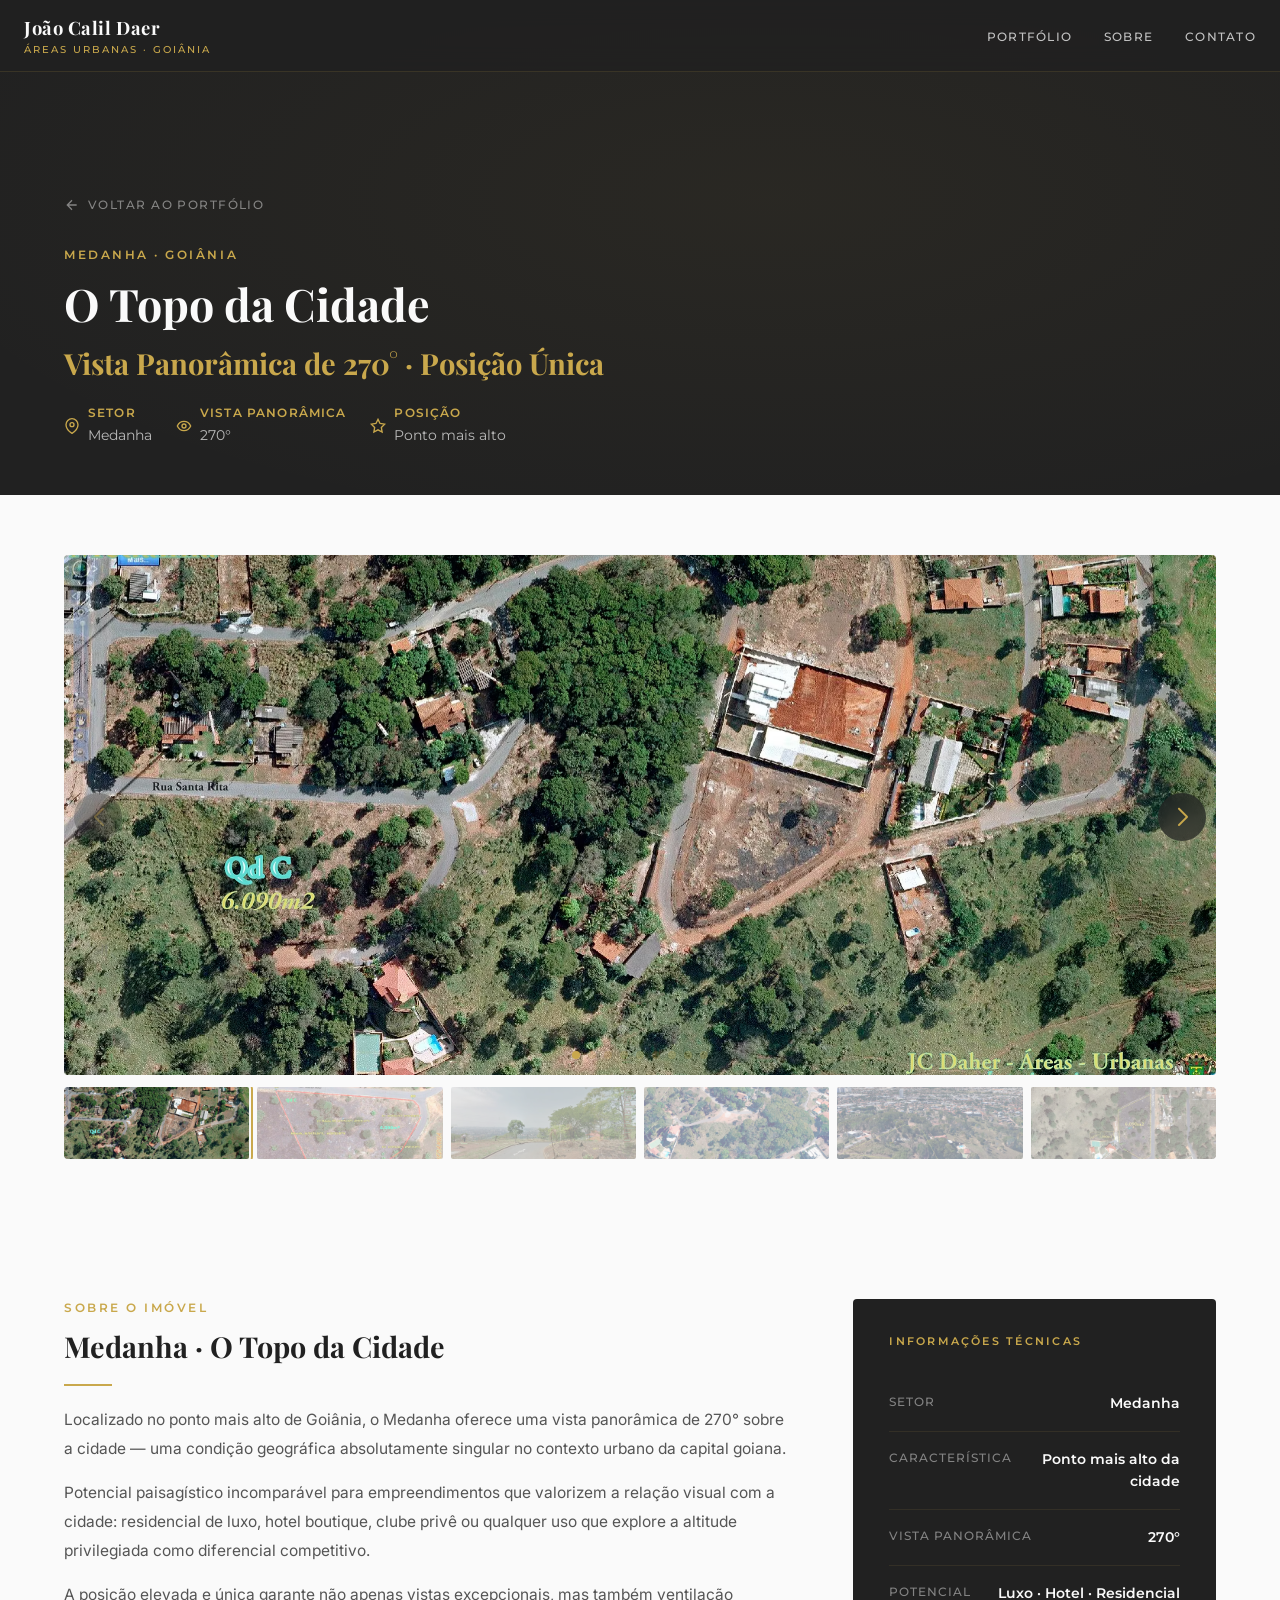
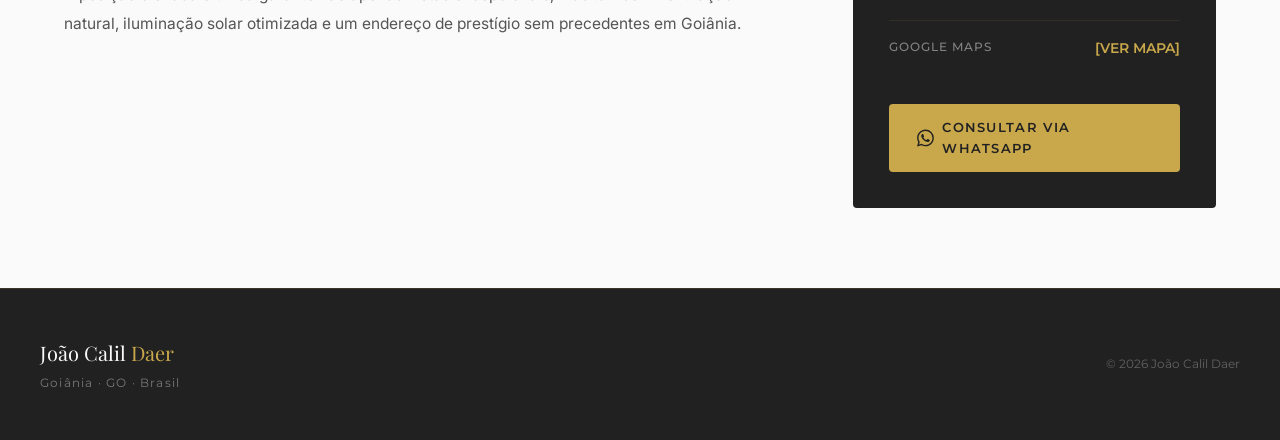
<file: imoveis/medanha.html>
<!DOCTYPE html>
<html lang="pt-BR">
<head>
  <meta charset="UTF-8" />
  <meta name="viewport" content="width=device-width, initial-scale=1.0" />
  <title>Medanha · O Topo da Cidade — João Calil Daer</title>
  <link rel="stylesheet" href="../css/style.css" />
  <link rel="stylesheet" href="https://cdn.jsdelivr.net/npm/swiper@11/swiper-bundle.min.css" />
</head>
<body>

<nav>
  <a href="../index.html" class="nav-brand">
    <span class="nav-brand-name">João Calil Daer</span>
    <span class="nav-brand-sub">Áreas Urbanas · Goiânia</span>
  </a>
  <ul class="nav-links">
    <li><a href="../index.html#imoveis">Portfólio</a></li>
    <li><a href="../index.html#sobre">Sobre</a></li>
    <li><a href="../index.html#contato">Contato</a></li>
  </ul>
</nav>

<section class="imovel-hero">
  <div class="imovel-hero-bg"></div>
  <div class="imovel-hero-content">
    <a href="../index.html" class="back-link">
      <svg width="16" height="16" viewBox="0 0 24 24" fill="none" stroke="currentColor" stroke-width="2"><path d="M19 12H5M12 19l-7-7 7-7"/></svg>
      Voltar ao Portfólio
    </a>
    <span class="section-label">Medanha · Goiânia</span>
    <h1>O Topo da Cidade<br><span style="color: var(--gold); font-size: 0.65em;">Vista Panorâmica de 270° · Posição Única</span></h1>
    <div class="imovel-hero-meta">
      <div class="imovel-meta-item">
        <svg width="16" height="16" viewBox="0 0 24 24" fill="none" stroke="currentColor" stroke-width="2"><path d="M21 10c0 7-9 13-9 13s-9-6-9-13a9 9 0 0118 0z"/><circle cx="12" cy="10" r="3"/></svg>
        <div>
          <div class="imovel-meta-label">Setor</div>
          <div class="imovel-meta-value">Medanha</div>
        </div>
      </div>
      <div class="imovel-meta-item">
        <svg width="16" height="16" viewBox="0 0 24 24" fill="none" stroke="currentColor" stroke-width="2"><path d="M2 12s3-7 10-7 10 7 10 7-3 7-10 7-10-7-10-7z"/><circle cx="12" cy="12" r="3"/></svg>
        <div>
          <div class="imovel-meta-label">Vista Panorâmica</div>
          <div class="imovel-meta-value">270°</div>
        </div>
      </div>
      <div class="imovel-meta-item">
        <svg width="16" height="16" viewBox="0 0 24 24" fill="none" stroke="currentColor" stroke-width="2"><path d="M12 2l3.09 6.26L22 9.27l-5 4.87 1.18 6.88L12 17.77l-6.18 3.25L7 14.14 2 9.27l6.91-1.01L12 2z"/></svg>
        <div>
          <div class="imovel-meta-label">Posição</div>
          <div class="imovel-meta-value">Ponto mais alto</div>
        </div>
      </div>
    </div>
  </div>
</section>

<section class="gallery-section">
  <div class="container">
    <div id="gallery-container"></div>
  </div>
</section>

<section class="imovel-details">
  <div class="container">
    <div class="imovel-details-grid">
      <div class="details-main">
        <span class="section-label">Sobre o Imóvel</span>
        <h2>Medanha · O Topo da Cidade</h2>
        <div class="divider-gold"></div>
        <p>Localizado no ponto mais alto de Goiânia, o Medanha oferece uma vista panorâmica de 270° sobre a cidade — uma condição geográfica absolutamente singular no contexto urbano da capital goiana.</p>
        <p>Potencial paisagístico incomparável para empreendimentos que valorizem a relação visual com a cidade: residencial de luxo, hotel boutique, clube privê ou qualquer uso que explore a altitude privilegiada como diferencial competitivo.</p>
        <p>A posição elevada e única garante não apenas vistas excepcionais, mas também ventilação natural, iluminação solar otimizada e um endereço de prestígio sem precedentes em Goiânia.</p>
      </div>
      <div class="info-card">
        <h3>Informações Técnicas</h3>
        <div class="info-row">
          <span class="info-key">Setor</span>
          <span class="info-val">Medanha</span>
        </div>
        <div class="info-row">
          <span class="info-key">Característica</span>
          <span class="info-val">Ponto mais alto da cidade</span>
        </div>
        <div class="info-row">
          <span class="info-key">Vista Panorâmica</span>
          <span class="info-val">270°</span>
        </div>
        <div class="info-row">
          <span class="info-key">Potencial</span>
          <span class="info-val">Luxo · Hotel · Residencial</span>
        </div>
        <div class="info-row">
          <span class="info-key">Google Maps</span>
          <span class="info-val"><a href="#" style="color: var(--gold); text-decoration: none;">[VER MAPA]</a></span>
        </div>
        <a href="https://wa.me/[WHATSAPP_DO_PROPRIETARIO]" class="btn btn-gold" target="_blank">
          <svg width="18" height="18" viewBox="0 0 24 24" fill="currentColor"><path d="M17.472 14.382c-.297-.149-1.758-.867-2.03-.967-.273-.099-.471-.148-.67.15-.197.297-.767.966-.94 1.164-.173.199-.347.223-.644.075-.297-.15-1.255-.463-2.39-1.475-.883-.788-1.48-1.761-1.653-2.059-.173-.297-.018-.458.13-.606.134-.133.298-.347.446-.52.149-.174.198-.298.298-.497.099-.198.05-.371-.025-.52-.075-.149-.669-1.612-.916-2.207-.242-.579-.487-.5-.669-.51-.173-.008-.371-.01-.57-.01-.198 0-.52.074-.792.372-.272.297-1.04 1.016-1.04 2.479 0 1.462 1.065 2.875 1.213 3.074.149.198 2.096 3.2 5.077 4.487.709.306 1.262.489 1.694.625.712.227 1.36.195 1.871.118.571-.085 1.758-.719 2.006-1.413.248-.694.248-1.289.173-1.413-.074-.124-.272-.198-.57-.347m-5.421 7.403h-.004a9.87 9.87 0 01-5.031-1.378l-.361-.214-3.741.982.998-3.648-.235-.374a9.86 9.86 0 01-1.51-5.26c.001-5.45 4.436-9.884 9.888-9.884 2.64 0 5.122 1.03 6.988 2.898a9.825 9.825 0 012.893 6.994c-.003 5.45-4.437 9.884-9.885 9.884m8.413-18.297A11.815 11.815 0 0012.05 0C5.495 0 .16 5.335.157 11.892c0 2.096.547 4.142 1.588 5.945L.057 24l6.305-1.654a11.882 11.882 0 005.683 1.448h.005c6.554 0 11.89-5.335 11.893-11.893a11.821 11.821 0 00-3.48-8.413z"/></svg>
          Consultar via WhatsApp
        </a>
      </div>
    </div>
  </div>
</section>

<footer>
  <div class="footer-inner">
    <div>
      <div class="footer-brand">João Calil <span>Daer</span></div>
      <div class="footer-location">Goiânia · GO · Brasil</div>
    </div>
    <div class="footer-copy">&copy; 2026 João Calil Daer</div>
  </div>
</footer>

<script src="https://cdn.jsdelivr.net/npm/swiper@11/swiper-bundle.min.js"></script>
<script>window.IMOVEL_ID = 'mendanha';</script>
<script src="../js/galeria.js"></script>
<script src="../js/main.js"></script>
</body>
</html>
</file>
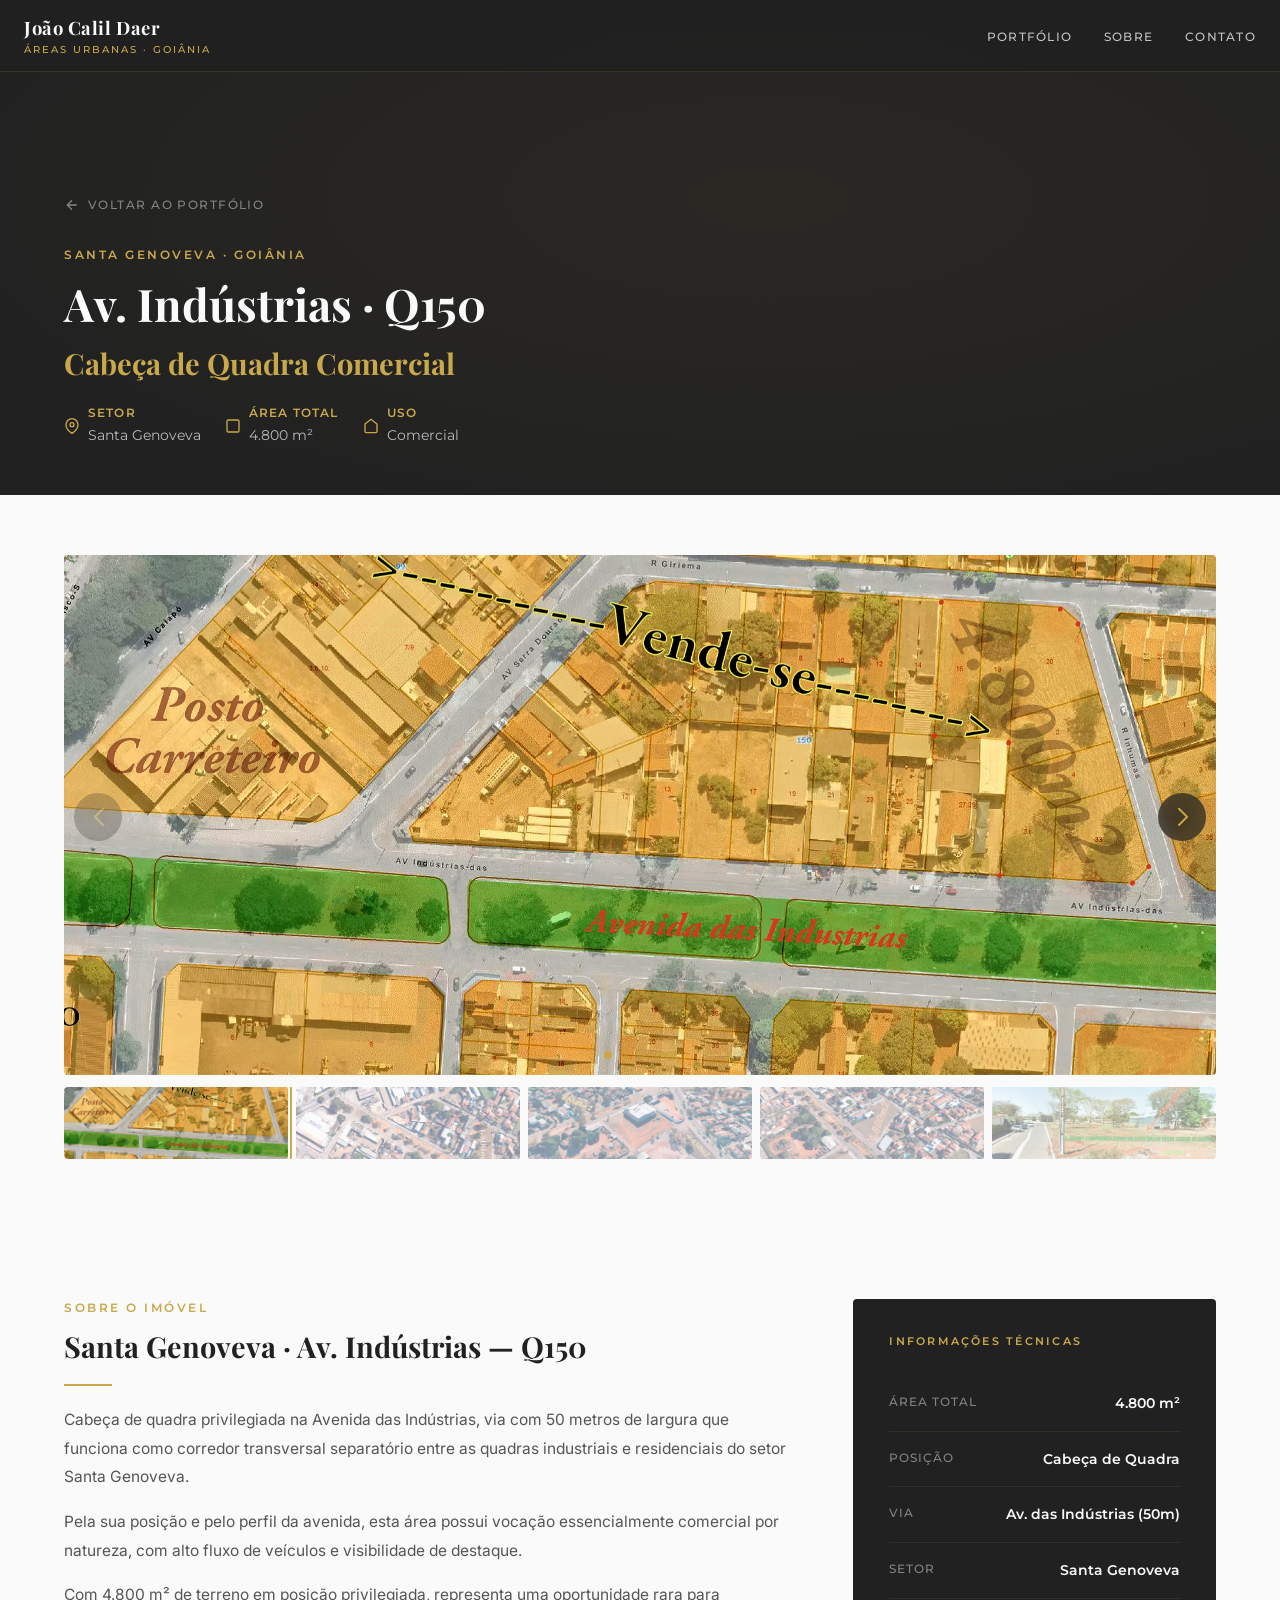
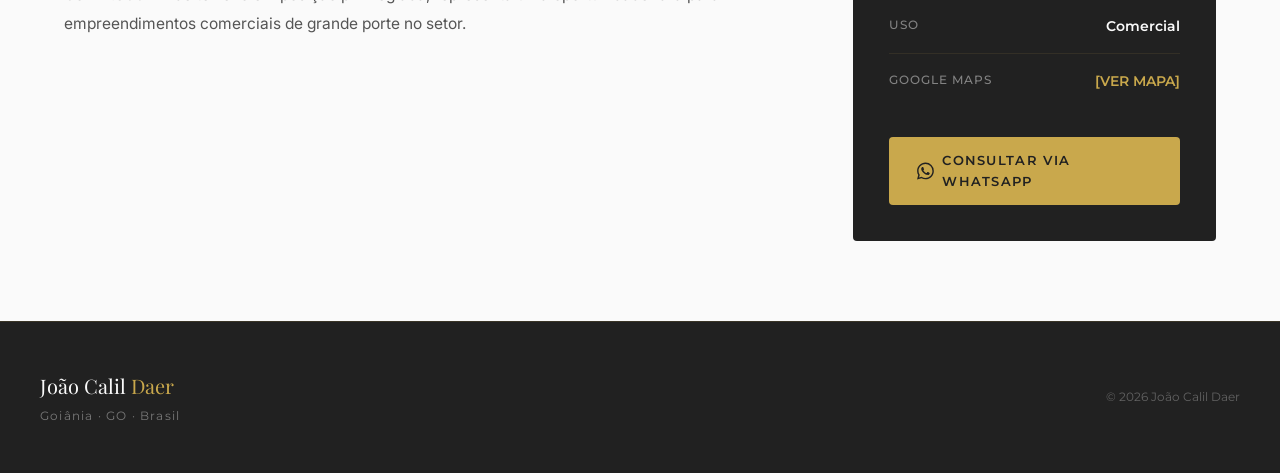
<file: imoveis/santa-genoveva-q150.html>
<!DOCTYPE html>
<html lang="pt-BR">
<head>
  <meta charset="UTF-8" />
  <meta name="viewport" content="width=device-width, initial-scale=1.0" />
  <title>Santa Genoveva · Q150 — João Calil Daer</title>
  <link rel="stylesheet" href="../css/style.css" />
  <link rel="stylesheet" href="https://cdn.jsdelivr.net/npm/swiper@11/swiper-bundle.min.css" />
</head>
<body>

<nav>
  <a href="../index.html" class="nav-brand">
    <span class="nav-brand-name">João Calil Daer</span>
    <span class="nav-brand-sub">Áreas Urbanas · Goiânia</span>
  </a>
  <ul class="nav-links">
    <li><a href="../index.html#imoveis">Portfólio</a></li>
    <li><a href="../index.html#sobre">Sobre</a></li>
    <li><a href="../index.html#contato">Contato</a></li>
  </ul>
</nav>

<section class="imovel-hero">
  <div class="imovel-hero-bg"></div>
  <div class="imovel-hero-content">
    <a href="../index.html" class="back-link">
      <svg width="16" height="16" viewBox="0 0 24 24" fill="none" stroke="currentColor" stroke-width="2"><path d="M19 12H5M12 19l-7-7 7-7"/></svg>
      Voltar ao Portfólio
    </a>
    <span class="section-label">Santa Genoveva · Goiânia</span>
    <h1>Av. Indústrias · Q150<br><span style="color: var(--gold); font-size: 0.65em;">Cabeça de Quadra Comercial</span></h1>
    <div class="imovel-hero-meta">
      <div class="imovel-meta-item">
        <svg width="16" height="16" viewBox="0 0 24 24" fill="none" stroke="currentColor" stroke-width="2"><path d="M21 10c0 7-9 13-9 13s-9-6-9-13a9 9 0 0118 0z"/><circle cx="12" cy="10" r="3"/></svg>
        <div>
          <div class="imovel-meta-label">Setor</div>
          <div class="imovel-meta-value">Santa Genoveva</div>
        </div>
      </div>
      <div class="imovel-meta-item">
        <svg width="16" height="16" viewBox="0 0 24 24" fill="none" stroke="currentColor" stroke-width="2"><rect x="3" y="3" width="18" height="18" rx="2"/></svg>
        <div>
          <div class="imovel-meta-label">Área Total</div>
          <div class="imovel-meta-value">4.800 m²</div>
        </div>
      </div>
      <div class="imovel-meta-item">
        <svg width="16" height="16" viewBox="0 0 24 24" fill="none" stroke="currentColor" stroke-width="2"><path d="M3 9l9-7 9 7v11a2 2 0 01-2 2H5a2 2 0 01-2-2z"/></svg>
        <div>
          <div class="imovel-meta-label">Uso</div>
          <div class="imovel-meta-value">Comercial</div>
        </div>
      </div>
    </div>
  </div>
</section>

<section class="gallery-section">
  <div class="container">
    <div id="gallery-container"></div>
  </div>
</section>

<section class="imovel-details">
  <div class="container">
    <div class="imovel-details-grid">
      <div class="details-main">
        <span class="section-label">Sobre o Imóvel</span>
        <h2>Santa Genoveva · Av. Indústrias — Q150</h2>
        <div class="divider-gold"></div>
        <p>Cabeça de quadra privilegiada na Avenida das Indústrias, via com 50 metros de largura que funciona como corredor transversal separatório entre as quadras industriais e residenciais do setor Santa Genoveva.</p>
        <p>Pela sua posição e pelo perfil da avenida, esta área possui vocação essencialmente comercial por natureza, com alto fluxo de veículos e visibilidade de destaque.</p>
        <p>Com 4.800 m² de terreno em posição privilegiada, representa uma oportunidade rara para empreendimentos comerciais de grande porte no setor.</p>
      </div>
      <div class="info-card">
        <h3>Informações Técnicas</h3>
        <div class="info-row">
          <span class="info-key">Área Total</span>
          <span class="info-val">4.800 m²</span>
        </div>
        <div class="info-row">
          <span class="info-key">Posição</span>
          <span class="info-val">Cabeça de Quadra</span>
        </div>
        <div class="info-row">
          <span class="info-key">Via</span>
          <span class="info-val">Av. das Indústrias (50m)</span>
        </div>
        <div class="info-row">
          <span class="info-key">Setor</span>
          <span class="info-val">Santa Genoveva</span>
        </div>
        <div class="info-row">
          <span class="info-key">Uso</span>
          <span class="info-val">Comercial</span>
        </div>
        <div class="info-row">
          <span class="info-key">Google Maps</span>
          <span class="info-val"><a href="#" style="color: var(--gold); text-decoration: none;">[VER MAPA]</a></span>
        </div>
        <a href="https://wa.me/[WHATSAPP_DO_PROPRIETARIO]" class="btn btn-gold" target="_blank">
          <svg width="18" height="18" viewBox="0 0 24 24" fill="currentColor"><path d="M17.472 14.382c-.297-.149-1.758-.867-2.03-.967-.273-.099-.471-.148-.67.15-.197.297-.767.966-.94 1.164-.173.199-.347.223-.644.075-.297-.15-1.255-.463-2.39-1.475-.883-.788-1.48-1.761-1.653-2.059-.173-.297-.018-.458.13-.606.134-.133.298-.347.446-.52.149-.174.198-.298.298-.497.099-.198.05-.371-.025-.52-.075-.149-.669-1.612-.916-2.207-.242-.579-.487-.5-.669-.51-.173-.008-.371-.01-.57-.01-.198 0-.52.074-.792.372-.272.297-1.04 1.016-1.04 2.479 0 1.462 1.065 2.875 1.213 3.074.149.198 2.096 3.2 5.077 4.487.709.306 1.262.489 1.694.625.712.227 1.36.195 1.871.118.571-.085 1.758-.719 2.006-1.413.248-.694.248-1.289.173-1.413-.074-.124-.272-.198-.57-.347m-5.421 7.403h-.004a9.87 9.87 0 01-5.031-1.378l-.361-.214-3.741.982.998-3.648-.235-.374a9.86 9.86 0 01-1.51-5.26c.001-5.45 4.436-9.884 9.888-9.884 2.64 0 5.122 1.03 6.988 2.898a9.825 9.825 0 012.893 6.994c-.003 5.45-4.437 9.884-9.885 9.884m8.413-18.297A11.815 11.815 0 0012.05 0C5.495 0 .16 5.335.157 11.892c0 2.096.547 4.142 1.588 5.945L.057 24l6.305-1.654a11.882 11.882 0 005.683 1.448h.005c6.554 0 11.89-5.335 11.893-11.893a11.821 11.821 0 00-3.48-8.413z"/></svg>
          Consultar via WhatsApp
        </a>
      </div>
    </div>
  </div>
</section>

<footer>
  <div class="footer-inner">
    <div>
      <div class="footer-brand">João Calil <span>Daer</span></div>
      <div class="footer-location">Goiânia · GO · Brasil</div>
    </div>
    <div class="footer-copy">&copy; 2026 João Calil Daer</div>
  </div>
</footer>

<script src="https://cdn.jsdelivr.net/npm/swiper@11/swiper-bundle.min.js"></script>
<script>window.IMOVEL_ID = 'santa-genoveva-q150';</script>
<script src="../js/galeria.js"></script>
<script src="../js/main.js"></script>
</body>
</html>
</file>
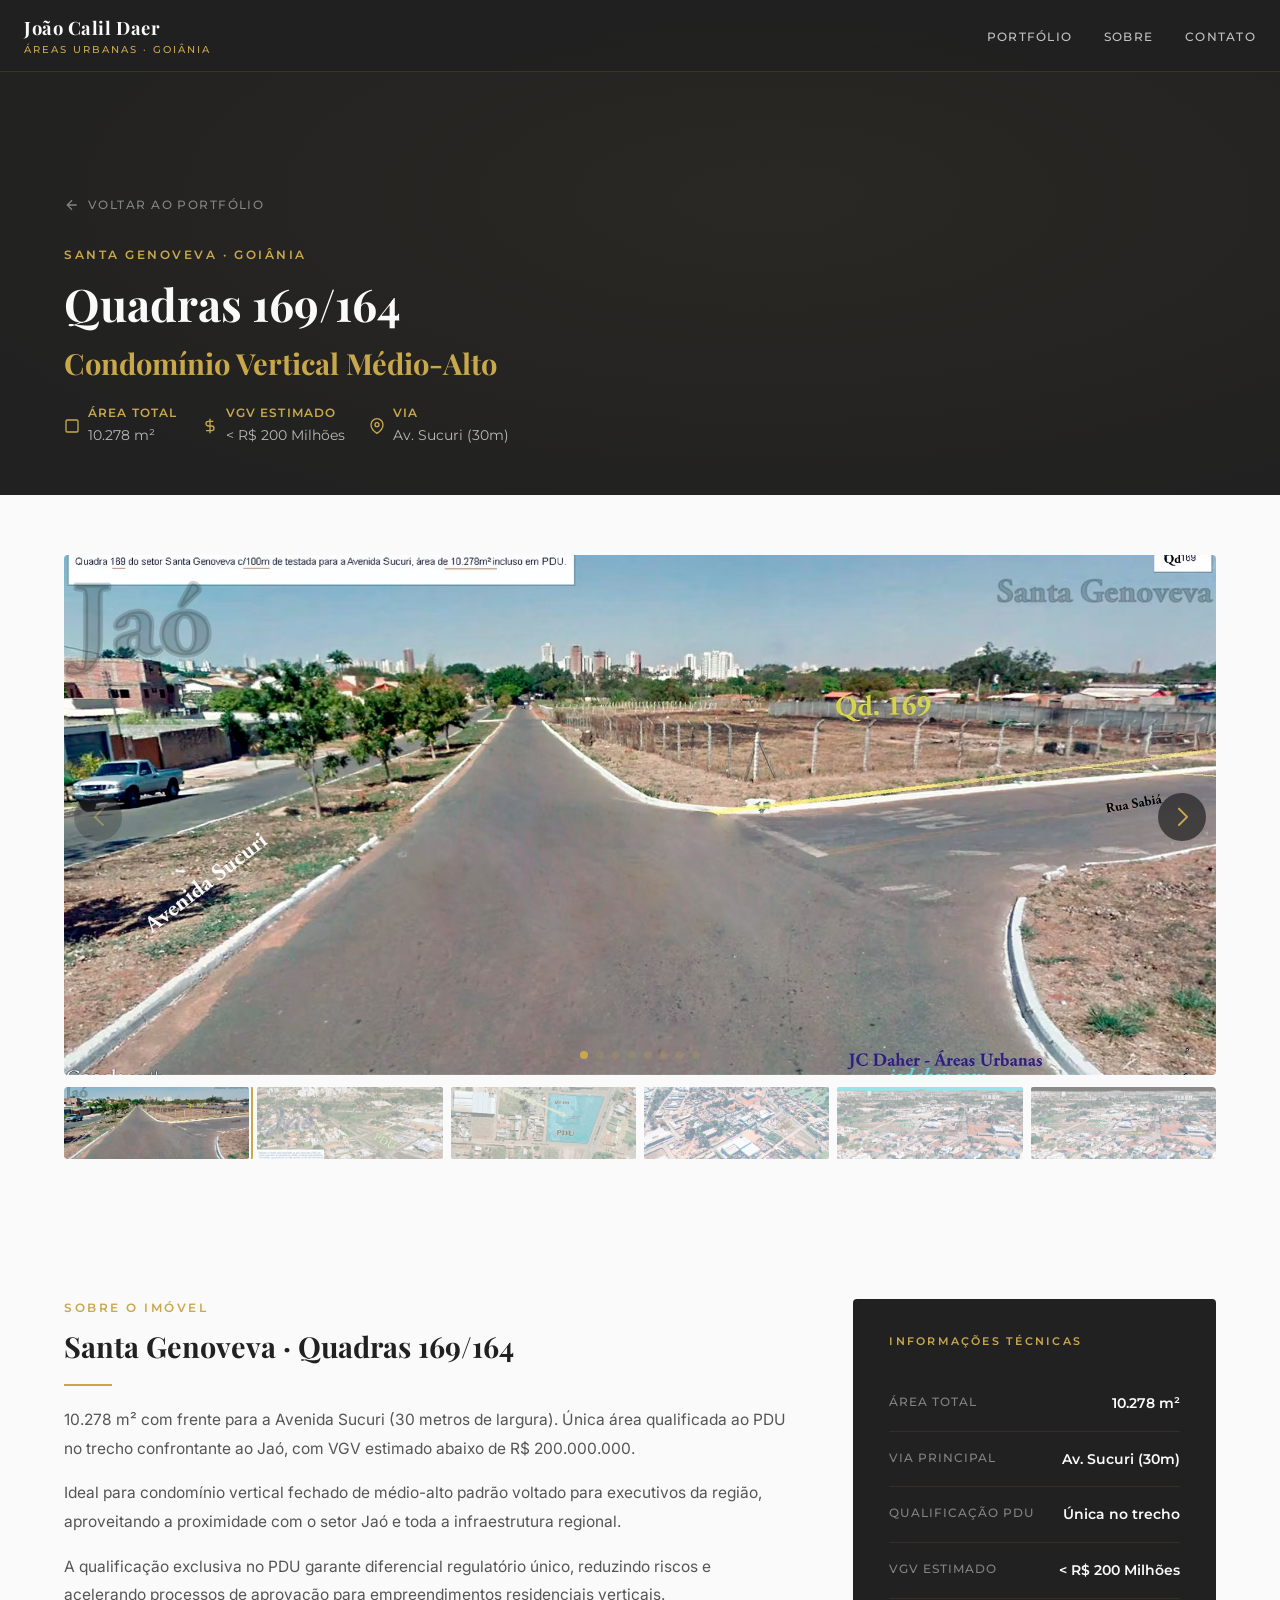
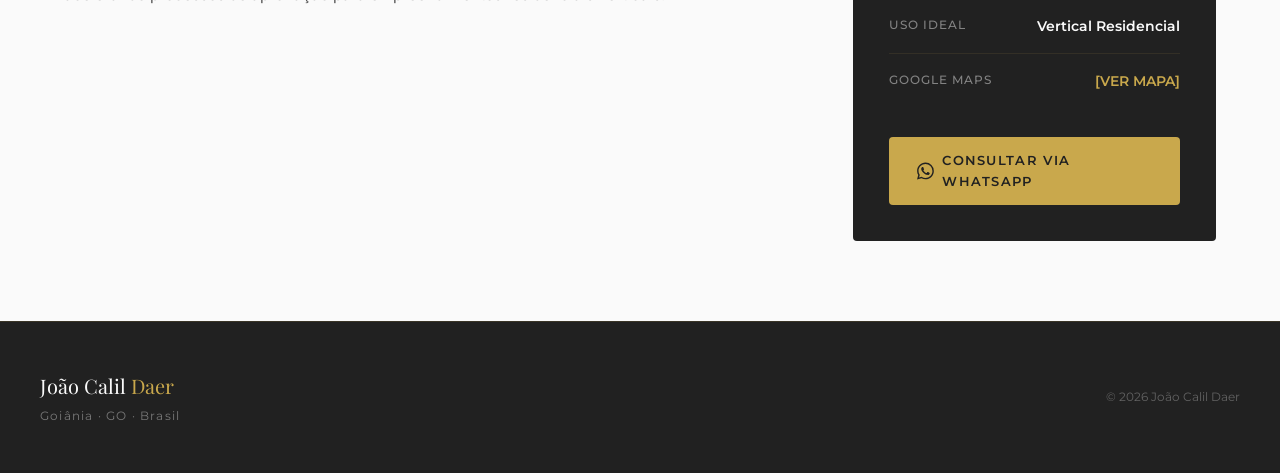
<file: imoveis/santa-genoveva-q169.html>
<!DOCTYPE html>
<html lang="pt-BR">
<head>
  <meta charset="UTF-8" />
  <meta name="viewport" content="width=device-width, initial-scale=1.0" />
  <title>Santa Genoveva · Q169/164 — João Calil Daer</title>
  <link rel="stylesheet" href="../css/style.css" />
  <link rel="stylesheet" href="https://cdn.jsdelivr.net/npm/swiper@11/swiper-bundle.min.css" />
</head>
<body>

<nav>
  <a href="../index.html" class="nav-brand">
    <span class="nav-brand-name">João Calil Daer</span>
    <span class="nav-brand-sub">Áreas Urbanas · Goiânia</span>
  </a>
  <ul class="nav-links">
    <li><a href="../index.html#imoveis">Portfólio</a></li>
    <li><a href="../index.html#sobre">Sobre</a></li>
    <li><a href="../index.html#contato">Contato</a></li>
  </ul>
</nav>

<section class="imovel-hero">
  <div class="imovel-hero-bg"></div>
  <div class="imovel-hero-content">
    <a href="../index.html" class="back-link">
      <svg width="16" height="16" viewBox="0 0 24 24" fill="none" stroke="currentColor" stroke-width="2"><path d="M19 12H5M12 19l-7-7 7-7"/></svg>
      Voltar ao Portfólio
    </a>
    <span class="section-label">Santa Genoveva · Goiânia</span>
    <h1>Quadras 169/164<br><span style="color: var(--gold); font-size: 0.65em;">Condomínio Vertical Médio-Alto</span></h1>
    <div class="imovel-hero-meta">
      <div class="imovel-meta-item">
        <svg width="16" height="16" viewBox="0 0 24 24" fill="none" stroke="currentColor" stroke-width="2"><rect x="3" y="3" width="18" height="18" rx="2"/></svg>
        <div>
          <div class="imovel-meta-label">Área Total</div>
          <div class="imovel-meta-value">10.278 m²</div>
        </div>
      </div>
      <div class="imovel-meta-item">
        <svg width="16" height="16" viewBox="0 0 24 24" fill="none" stroke="currentColor" stroke-width="2"><line x1="12" y1="1" x2="12" y2="23"/><path d="M17 5H9.5a3.5 3.5 0 000 7h5a3.5 3.5 0 010 7H6"/></svg>
        <div>
          <div class="imovel-meta-label">VGV Estimado</div>
          <div class="imovel-meta-value">&lt; R$ 200 Milhões</div>
        </div>
      </div>
      <div class="imovel-meta-item">
        <svg width="16" height="16" viewBox="0 0 24 24" fill="none" stroke="currentColor" stroke-width="2"><path d="M21 10c0 7-9 13-9 13s-9-6-9-13a9 9 0 0118 0z"/><circle cx="12" cy="10" r="3"/></svg>
        <div>
          <div class="imovel-meta-label">Via</div>
          <div class="imovel-meta-value">Av. Sucuri (30m)</div>
        </div>
      </div>
    </div>
  </div>
</section>

<section class="gallery-section">
  <div class="container">
    <div id="gallery-container"></div>
  </div>
</section>

<section class="imovel-details">
  <div class="container">
    <div class="imovel-details-grid">
      <div class="details-main">
        <span class="section-label">Sobre o Imóvel</span>
        <h2>Santa Genoveva · Quadras 169/164</h2>
        <div class="divider-gold"></div>
        <p>10.278 m² com frente para a Avenida Sucuri (30 metros de largura). Única área qualificada ao PDU no trecho confrontante ao Jaó, com VGV estimado abaixo de R$ 200.000.000.</p>
        <p>Ideal para condomínio vertical fechado de médio-alto padrão voltado para executivos da região, aproveitando a proximidade com o setor Jaó e toda a infraestrutura regional.</p>
        <p>A qualificação exclusiva no PDU garante diferencial regulatório único, reduzindo riscos e acelerando processos de aprovação para empreendimentos residenciais verticais.</p>
      </div>
      <div class="info-card">
        <h3>Informações Técnicas</h3>
        <div class="info-row">
          <span class="info-key">Área Total</span>
          <span class="info-val">10.278 m²</span>
        </div>
        <div class="info-row">
          <span class="info-key">Via Principal</span>
          <span class="info-val">Av. Sucuri (30m)</span>
        </div>
        <div class="info-row">
          <span class="info-key">Qualificação PDU</span>
          <span class="info-val">Única no trecho</span>
        </div>
        <div class="info-row">
          <span class="info-key">VGV Estimado</span>
          <span class="info-val">&lt; R$ 200 Milhões</span>
        </div>
        <div class="info-row">
          <span class="info-key">Uso Ideal</span>
          <span class="info-val">Vertical Residencial</span>
        </div>
        <div class="info-row">
          <span class="info-key">Google Maps</span>
          <span class="info-val"><a href="#" style="color: var(--gold); text-decoration: none;">[VER MAPA]</a></span>
        </div>
        <a href="https://wa.me/[WHATSAPP_DO_PROPRIETARIO]" class="btn btn-gold" target="_blank">
          <svg width="18" height="18" viewBox="0 0 24 24" fill="currentColor"><path d="M17.472 14.382c-.297-.149-1.758-.867-2.03-.967-.273-.099-.471-.148-.67.15-.197.297-.767.966-.94 1.164-.173.199-.347.223-.644.075-.297-.15-1.255-.463-2.39-1.475-.883-.788-1.48-1.761-1.653-2.059-.173-.297-.018-.458.13-.606.134-.133.298-.347.446-.52.149-.174.198-.298.298-.497.099-.198.05-.371-.025-.52-.075-.149-.669-1.612-.916-2.207-.242-.579-.487-.5-.669-.51-.173-.008-.371-.01-.57-.01-.198 0-.52.074-.792.372-.272.297-1.04 1.016-1.04 2.479 0 1.462 1.065 2.875 1.213 3.074.149.198 2.096 3.2 5.077 4.487.709.306 1.262.489 1.694.625.712.227 1.36.195 1.871.118.571-.085 1.758-.719 2.006-1.413.248-.694.248-1.289.173-1.413-.074-.124-.272-.198-.57-.347m-5.421 7.403h-.004a9.87 9.87 0 01-5.031-1.378l-.361-.214-3.741.982.998-3.648-.235-.374a9.86 9.86 0 01-1.51-5.26c.001-5.45 4.436-9.884 9.888-9.884 2.64 0 5.122 1.03 6.988 2.898a9.825 9.825 0 012.893 6.994c-.003 5.45-4.437 9.884-9.885 9.884m8.413-18.297A11.815 11.815 0 0012.05 0C5.495 0 .16 5.335.157 11.892c0 2.096.547 4.142 1.588 5.945L.057 24l6.305-1.654a11.882 11.882 0 005.683 1.448h.005c6.554 0 11.89-5.335 11.893-11.893a11.821 11.821 0 00-3.48-8.413z"/></svg>
          Consultar via WhatsApp
        </a>
      </div>
    </div>
  </div>
</section>

<footer>
  <div class="footer-inner">
    <div>
      <div class="footer-brand">João Calil <span>Daer</span></div>
      <div class="footer-location">Goiânia · GO · Brasil</div>
    </div>
    <div class="footer-copy">&copy; 2026 João Calil Daer</div>
  </div>
</footer>

<script src="https://cdn.jsdelivr.net/npm/swiper@11/swiper-bundle.min.js"></script>
<script>window.IMOVEL_ID = 'santa-genoveva-q169';</script>
<script src="../js/galeria.js"></script>
<script src="../js/main.js"></script>
</body>
</html>
</file>
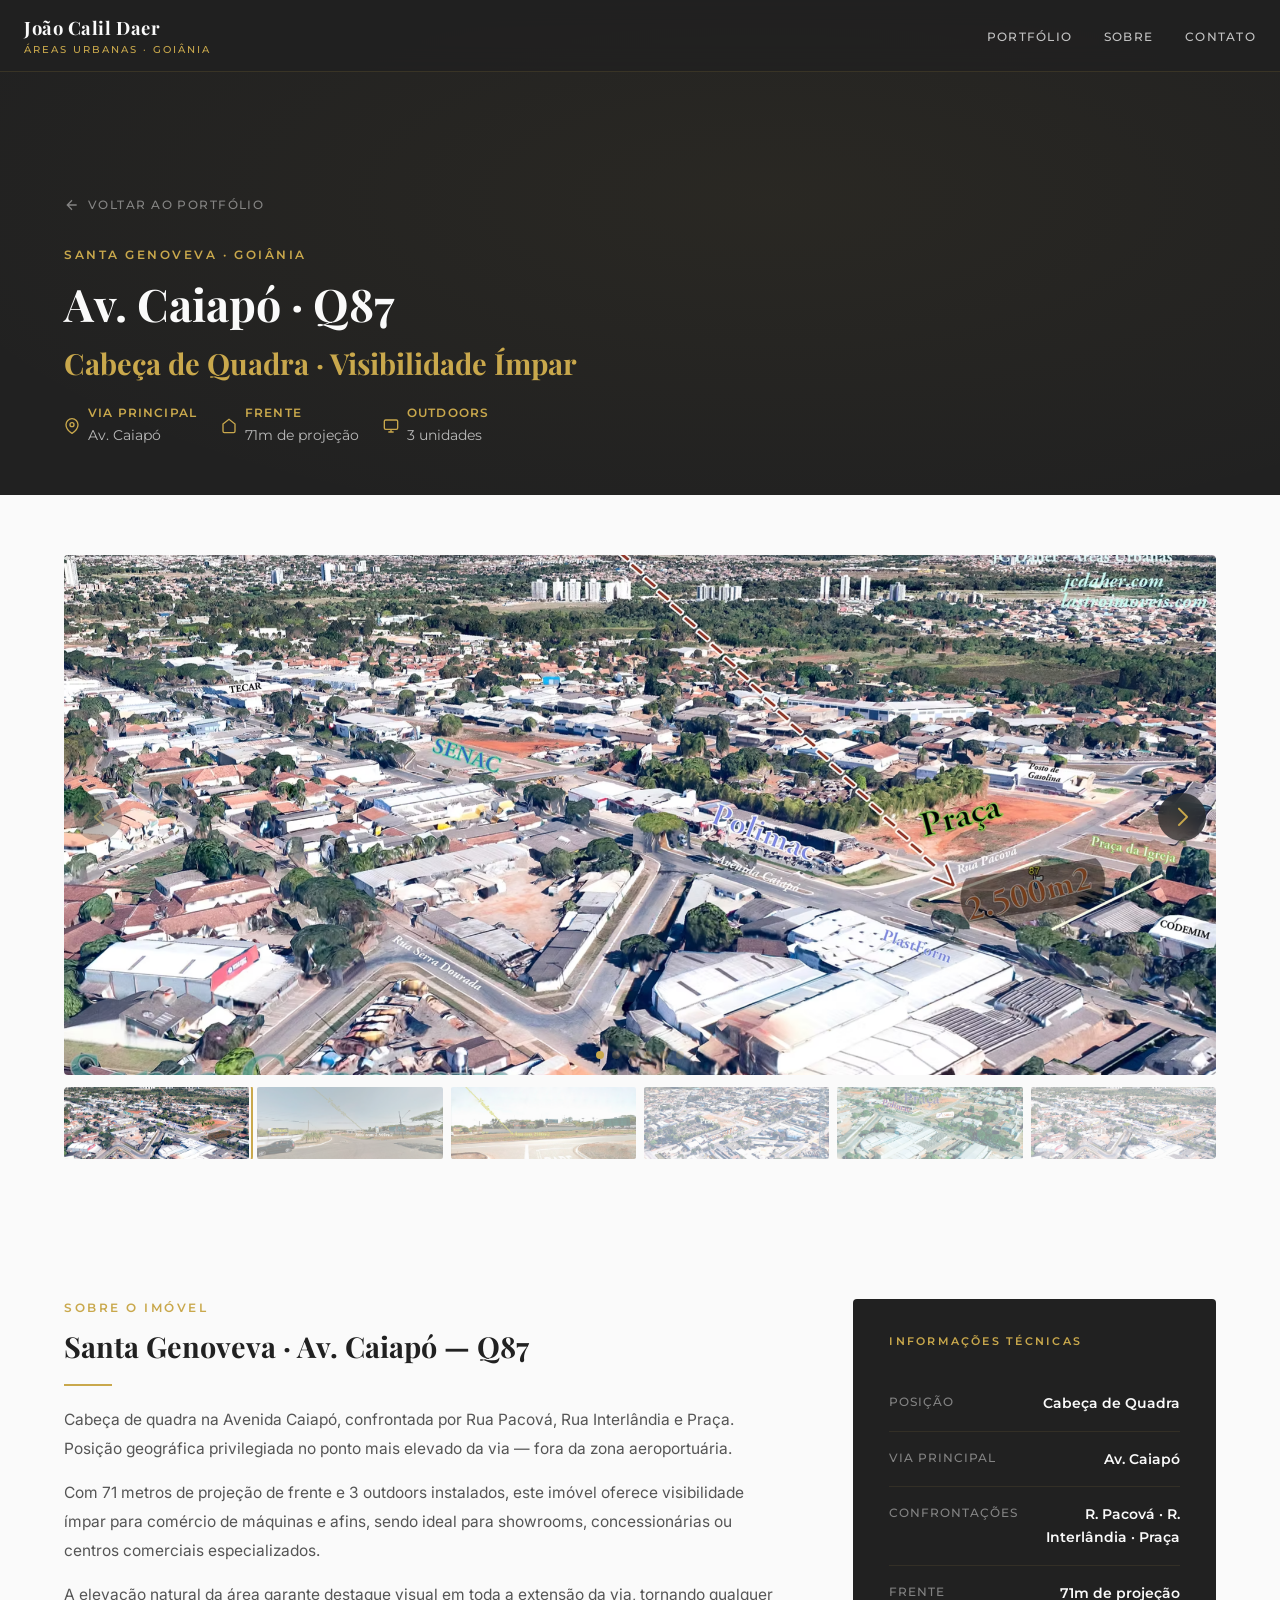
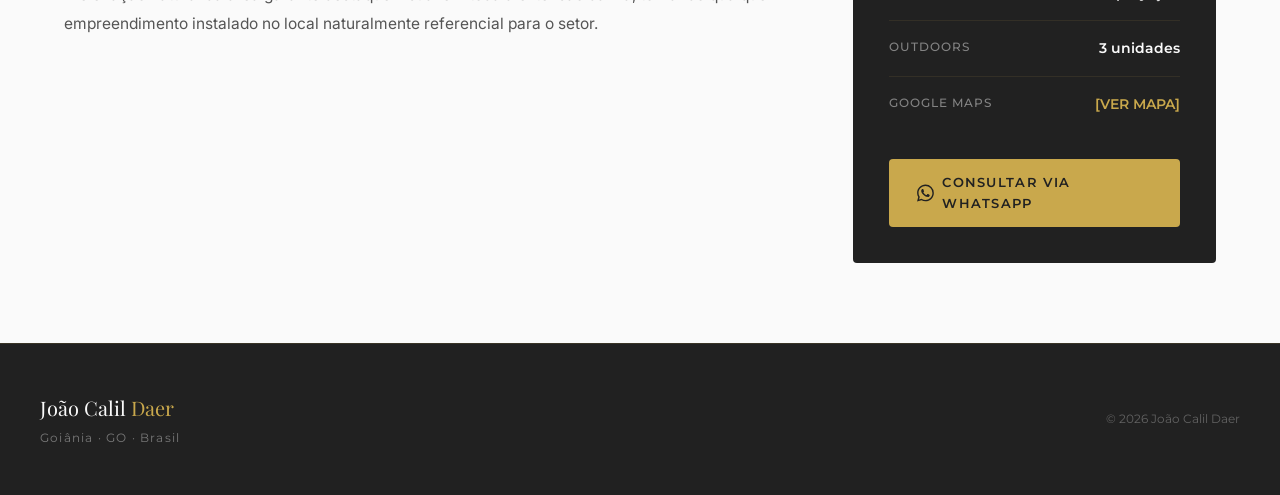
<file: imoveis/santa-genoveva-q87.html>
<!DOCTYPE html>
<html lang="pt-BR">
<head>
  <meta charset="UTF-8" />
  <meta name="viewport" content="width=device-width, initial-scale=1.0" />
  <title>Santa Genoveva · Q87 — João Calil Daer</title>
  <link rel="stylesheet" href="../css/style.css" />
  <link rel="stylesheet" href="https://cdn.jsdelivr.net/npm/swiper@11/swiper-bundle.min.css" />
</head>
<body>

<nav>
  <a href="../index.html" class="nav-brand">
    <span class="nav-brand-name">João Calil Daer</span>
    <span class="nav-brand-sub">Áreas Urbanas · Goiânia</span>
  </a>
  <ul class="nav-links">
    <li><a href="../index.html#imoveis">Portfólio</a></li>
    <li><a href="../index.html#sobre">Sobre</a></li>
    <li><a href="../index.html#contato">Contato</a></li>
  </ul>
</nav>

<section class="imovel-hero">
  <div class="imovel-hero-bg"></div>
  <div class="imovel-hero-content">
    <a href="../index.html" class="back-link">
      <svg width="16" height="16" viewBox="0 0 24 24" fill="none" stroke="currentColor" stroke-width="2"><path d="M19 12H5M12 19l-7-7 7-7"/></svg>
      Voltar ao Portfólio
    </a>
    <span class="section-label">Santa Genoveva · Goiânia</span>
    <h1>Av. Caiapó · Q87<br><span style="color: var(--gold); font-size: 0.65em;">Cabeça de Quadra · Visibilidade Ímpar</span></h1>
    <div class="imovel-hero-meta">
      <div class="imovel-meta-item">
        <svg width="16" height="16" viewBox="0 0 24 24" fill="none" stroke="currentColor" stroke-width="2"><path d="M21 10c0 7-9 13-9 13s-9-6-9-13a9 9 0 0118 0z"/><circle cx="12" cy="10" r="3"/></svg>
        <div>
          <div class="imovel-meta-label">Via Principal</div>
          <div class="imovel-meta-value">Av. Caiapó</div>
        </div>
      </div>
      <div class="imovel-meta-item">
        <svg width="16" height="16" viewBox="0 0 24 24" fill="none" stroke="currentColor" stroke-width="2"><path d="M3 9l9-7 9 7v11a2 2 0 01-2 2H5a2 2 0 01-2-2z"/></svg>
        <div>
          <div class="imovel-meta-label">Frente</div>
          <div class="imovel-meta-value">71m de projeção</div>
        </div>
      </div>
      <div class="imovel-meta-item">
        <svg width="16" height="16" viewBox="0 0 24 24" fill="none" stroke="currentColor" stroke-width="2"><rect x="2" y="3" width="20" height="14" rx="2"/><path d="M8 21h8M12 17v4"/></svg>
        <div>
          <div class="imovel-meta-label">Outdoors</div>
          <div class="imovel-meta-value">3 unidades</div>
        </div>
      </div>
    </div>
  </div>
</section>

<section class="gallery-section">
  <div class="container">
    <div id="gallery-container"></div>
  </div>
</section>

<section class="imovel-details">
  <div class="container">
    <div class="imovel-details-grid">
      <div class="details-main">
        <span class="section-label">Sobre o Imóvel</span>
        <h2>Santa Genoveva · Av. Caiapó — Q87</h2>
        <div class="divider-gold"></div>
        <p>Cabeça de quadra na Avenida Caiapó, confrontada por Rua Pacová, Rua Interlândia e Praça. Posição geográfica privilegiada no ponto mais elevado da via — fora da zona aeroportuária.</p>
        <p>Com 71 metros de projeção de frente e 3 outdoors instalados, este imóvel oferece visibilidade ímpar para comércio de máquinas e afins, sendo ideal para showrooms, concessionárias ou centros comerciais especializados.</p>
        <p>A elevação natural da área garante destaque visual em toda a extensão da via, tornando qualquer empreendimento instalado no local naturalmente referencial para o setor.</p>
      </div>
      <div class="info-card">
        <h3>Informações Técnicas</h3>
        <div class="info-row">
          <span class="info-key">Posição</span>
          <span class="info-val">Cabeça de Quadra</span>
        </div>
        <div class="info-row">
          <span class="info-key">Via Principal</span>
          <span class="info-val">Av. Caiapó</span>
        </div>
        <div class="info-row">
          <span class="info-key">Confrontações</span>
          <span class="info-val">R. Pacová · R. Interlândia · Praça</span>
        </div>
        <div class="info-row">
          <span class="info-key">Frente</span>
          <span class="info-val">71m de projeção</span>
        </div>
        <div class="info-row">
          <span class="info-key">Outdoors</span>
          <span class="info-val">3 unidades</span>
        </div>
        <div class="info-row">
          <span class="info-key">Google Maps</span>
          <span class="info-val"><a href="#" style="color: var(--gold); text-decoration: none;">[VER MAPA]</a></span>
        </div>
        <a href="https://wa.me/[WHATSAPP_DO_PROPRIETARIO]" class="btn btn-gold" target="_blank">
          <svg width="18" height="18" viewBox="0 0 24 24" fill="currentColor"><path d="M17.472 14.382c-.297-.149-1.758-.867-2.03-.967-.273-.099-.471-.148-.67.15-.197.297-.767.966-.94 1.164-.173.199-.347.223-.644.075-.297-.15-1.255-.463-2.39-1.475-.883-.788-1.48-1.761-1.653-2.059-.173-.297-.018-.458.13-.606.134-.133.298-.347.446-.52.149-.174.198-.298.298-.497.099-.198.05-.371-.025-.52-.075-.149-.669-1.612-.916-2.207-.242-.579-.487-.5-.669-.51-.173-.008-.371-.01-.57-.01-.198 0-.52.074-.792.372-.272.297-1.04 1.016-1.04 2.479 0 1.462 1.065 2.875 1.213 3.074.149.198 2.096 3.2 5.077 4.487.709.306 1.262.489 1.694.625.712.227 1.36.195 1.871.118.571-.085 1.758-.719 2.006-1.413.248-.694.248-1.289.173-1.413-.074-.124-.272-.198-.57-.347m-5.421 7.403h-.004a9.87 9.87 0 01-5.031-1.378l-.361-.214-3.741.982.998-3.648-.235-.374a9.86 9.86 0 01-1.51-5.26c.001-5.45 4.436-9.884 9.888-9.884 2.64 0 5.122 1.03 6.988 2.898a9.825 9.825 0 012.893 6.994c-.003 5.45-4.437 9.884-9.885 9.884m8.413-18.297A11.815 11.815 0 0012.05 0C5.495 0 .16 5.335.157 11.892c0 2.096.547 4.142 1.588 5.945L.057 24l6.305-1.654a11.882 11.882 0 005.683 1.448h.005c6.554 0 11.89-5.335 11.893-11.893a11.821 11.821 0 00-3.48-8.413z"/></svg>
          Consultar via WhatsApp
        </a>
      </div>
    </div>
  </div>
</section>

<footer>
  <div class="footer-inner">
    <div>
      <div class="footer-brand">João Calil <span>Daer</span></div>
      <div class="footer-location">Goiânia · GO · Brasil</div>
    </div>
    <div class="footer-copy">&copy; 2026 João Calil Daer</div>
  </div>
</footer>

<script src="https://cdn.jsdelivr.net/npm/swiper@11/swiper-bundle.min.js"></script>
<script>window.IMOVEL_ID = 'santa-genoveva-q87';</script>
<script src="../js/galeria.js"></script>
<script src="../js/main.js"></script>
</body>
</html>
</file>
<file: css/style.css>
/* ============================================
   JC Daher — Áreas Urbanas Premium
   Identidade Visual: Carvão + Dourado + Branco
   ============================================ */

@import url('https://fonts.googleapis.com/css2?family=Playfair+Display:wght@400;600;700&family=Montserrat:wght@300;400;500;600&family=Inter:wght@300;400;500&display=swap');

:root {
  --carbon: #212121;
  --carbon-light: #2e2e2e;
  --gold: #c9a84c;
  --gold-light: #e0c06e;
  --gold-dark: #a07a28;
  --white: #fafafa;
  --white-dim: #f0ede8;
  --gray-text: #888;
  --gray-border: #ddd;
  --shadow-sm: 0 2px 12px rgba(0,0,0,0.08);
  --shadow-md: 0 8px 32px rgba(0,0,0,0.12);
  --shadow-lg: 0 20px 60px rgba(0,0,0,0.18);
  --radius: 4px;
  --transition: 0.35s cubic-bezier(0.4, 0, 0.2, 1);
}

*, *::before, *::after { box-sizing: border-box; margin: 0; padding: 0; }

html { scroll-behavior: smooth; }

body {
  font-family: 'Inter', sans-serif;
  background: var(--white);
  color: var(--carbon);
  line-height: 1.6;
  -webkit-font-smoothing: antialiased;
}

/* ── TYPOGRAPHY ── */
h1, h2, h3 {
  font-family: 'Playfair Display', serif;
  font-weight: 700;
  line-height: 1.2;
}
h4, h5, h6 {
  font-family: 'Montserrat', sans-serif;
  font-weight: 600;
}

/* ── UTILITIES ── */
.gold { color: var(--gold); }
.container { max-width: 1200px; margin: 0 auto; padding: 0 24px; }
.section-label {
  font-family: 'Montserrat', sans-serif;
  font-size: 0.72rem;
  font-weight: 600;
  letter-spacing: 0.22em;
  text-transform: uppercase;
  color: var(--gold);
  display: block;
  margin-bottom: 12px;
}
.divider-gold {
  width: 48px;
  height: 2px;
  background: var(--gold);
  margin: 20px 0;
}
.btn {
  display: inline-flex;
  align-items: center;
  gap: 8px;
  padding: 13px 28px;
  font-family: 'Montserrat', sans-serif;
  font-size: 0.82rem;
  font-weight: 600;
  letter-spacing: 0.1em;
  text-transform: uppercase;
  text-decoration: none;
  border: none;
  cursor: pointer;
  transition: var(--transition);
  border-radius: var(--radius);
}
.btn-gold {
  background: var(--gold);
  color: var(--carbon);
}
.btn-gold:hover {
  background: var(--gold-light);
  transform: translateY(-1px);
  box-shadow: 0 6px 20px rgba(201,168,76,0.35);
}
.btn-outline {
  background: transparent;
  color: var(--gold);
  border: 1.5px solid var(--gold);
}
.btn-outline:hover {
  background: var(--gold);
  color: var(--carbon);
}
.btn-dark {
  background: var(--carbon);
  color: var(--white);
  border: 1.5px solid var(--carbon);
}
.btn-dark:hover {
  background: var(--carbon-light);
  transform: translateY(-1px);
}

/* ── NAV ── */
nav {
  position: fixed;
  top: 0; left: 0; right: 0;
  z-index: 100;
  padding: 0 24px;
  height: 72px;
  display: flex;
  align-items: center;
  justify-content: space-between;
  background: rgba(33, 33, 33, 0.95);
  backdrop-filter: blur(12px);
  border-bottom: 1px solid rgba(201,168,76,0.15);
  transition: var(--transition);
}
nav.scrolled {
  height: 60px;
  background: rgba(33,33,33,0.98);
}
.nav-brand {
  display: flex;
  flex-direction: column;
  text-decoration: none;
}
.nav-brand-name {
  font-family: 'Playfair Display', serif;
  font-size: 1.15rem;
  font-weight: 700;
  color: var(--white);
  letter-spacing: 0.03em;
}
.nav-brand-sub {
  font-family: 'Montserrat', sans-serif;
  font-size: 0.62rem;
  font-weight: 500;
  letter-spacing: 0.2em;
  text-transform: uppercase;
  color: var(--gold);
}
.nav-links {
  display: flex;
  gap: 32px;
  list-style: none;
}
.nav-links a {
  font-family: 'Montserrat', sans-serif;
  font-size: 0.78rem;
  font-weight: 500;
  letter-spacing: 0.1em;
  text-transform: uppercase;
  color: rgba(250,250,250,0.75);
  text-decoration: none;
  transition: color 0.2s;
}
.nav-links a:hover { color: var(--gold); }

/* ── HERO ── */
.hero {
  min-height: 100vh;
  background: var(--carbon);
  display: flex;
  flex-direction: column;
  justify-content: center;
  position: relative;
  overflow: hidden;
  padding-top: 72px;
}
.hero-bg {
  position: absolute;
  inset: 0;
  background:
    radial-gradient(ellipse 80% 60% at 70% 50%, rgba(201,168,76,0.06) 0%, transparent 60%),
    radial-gradient(ellipse 50% 80% at 20% 80%, rgba(201,168,76,0.04) 0%, transparent 50%);
}
.hero-grid-lines {
  position: absolute;
  inset: 0;
  background-image:
    linear-gradient(rgba(201,168,76,0.04) 1px, transparent 1px),
    linear-gradient(90deg, rgba(201,168,76,0.04) 1px, transparent 1px);
  background-size: 80px 80px;
}
.hero-content {
  position: relative;
  z-index: 2;
  max-width: 800px;
  padding: 80px 24px;
  margin: 0 auto;
  text-align: center;
}
.hero-eyebrow {
  font-family: 'Montserrat', sans-serif;
  font-size: 0.72rem;
  font-weight: 600;
  letter-spacing: 0.3em;
  text-transform: uppercase;
  color: var(--gold);
  margin-bottom: 28px;
  display: flex;
  align-items: center;
  justify-content: center;
  gap: 16px;
}
.hero-eyebrow::before,
.hero-eyebrow::after {
  content: '';
  display: block;
  width: 40px;
  height: 1px;
  background: var(--gold);
  opacity: 0.5;
}
.hero h1 {
  font-size: clamp(2.4rem, 5vw, 4.2rem);
  color: var(--white);
  margin-bottom: 8px;
}
.hero h1 span {
  color: var(--gold);
  display: block;
}
.hero-subtitle {
  font-family: 'Montserrat', sans-serif;
  font-size: 1.05rem;
  font-weight: 300;
  color: rgba(250,250,250,0.6);
  margin-top: 20px;
  margin-bottom: 48px;
  letter-spacing: 0.05em;
}
.hero-cta {
  display: flex;
  gap: 16px;
  justify-content: center;
  flex-wrap: wrap;
}
.hero-scroll {
  position: absolute;
  bottom: 40px;
  left: 50%;
  transform: translateX(-50%);
  display: flex;
  flex-direction: column;
  align-items: center;
  gap: 8px;
  color: rgba(250,250,250,0.4);
  font-size: 0.65rem;
  letter-spacing: 0.2em;
  text-transform: uppercase;
  font-family: 'Montserrat', sans-serif;
  animation: bounce 2s infinite;
}
.hero-scroll svg { opacity: 0.4; }
@keyframes bounce {
  0%, 100% { transform: translateX(-50%) translateY(0); }
  50% { transform: translateX(-50%) translateY(6px); }
}

/* ── STATS BAR ── */
.stats-bar {
  background: var(--gold);
  padding: 28px 24px;
}
.stats-inner {
  max-width: 1200px;
  margin: 0 auto;
  display: grid;
  grid-template-columns: repeat(4, 1fr);
  gap: 24px;
  text-align: center;
}
.stat-item {}
.stat-number {
  font-family: 'Playfair Display', serif;
  font-size: 2rem;
  font-weight: 700;
  color: var(--carbon);
  line-height: 1;
}
.stat-label {
  font-family: 'Montserrat', sans-serif;
  font-size: 0.7rem;
  font-weight: 600;
  letter-spacing: 0.12em;
  text-transform: uppercase;
  color: rgba(33,33,33,0.65);
  margin-top: 4px;
}

/* ── IMOVEIS SECTION ── */
.imoveis-section {
  padding: 100px 0;
  background: var(--white);
}
.section-header {
  margin-bottom: 64px;
  max-width: 600px;
}
.section-header h2 {
  font-size: clamp(2rem, 3vw, 2.8rem);
  color: var(--carbon);
  margin-bottom: 16px;
}
.section-header p {
  color: var(--gray-text);
  font-size: 1rem;
  line-height: 1.7;
}

/* ── MASONRY / CREATIVE GRID ── */
.imoveis-grid {
  display: grid;
  grid-template-columns: repeat(12, 1fr);
  grid-template-rows: auto;
  gap: 20px;
}

/* Card base */
.imovel-card {
  position: relative;
  overflow: hidden;
  border-radius: var(--radius);
  cursor: pointer;
  background: var(--carbon);
  text-decoration: none;
  display: block;
}
.imovel-card::after {
  content: '';
  position: absolute;
  inset: 0;
  background: linear-gradient(
    to top,
    rgba(33,33,33,0.95) 0%,
    rgba(33,33,33,0.5) 40%,
    rgba(33,33,33,0.05) 100%
  );
  transition: var(--transition);
  z-index: 1;
}
.imovel-card:hover::after {
  background: linear-gradient(
    to top,
    rgba(33,33,33,0.98) 0%,
    rgba(33,33,33,0.6) 50%,
    rgba(33,33,33,0.1) 100%
  );
}
.imovel-card img {
  width: 100%;
  height: 100%;
  object-fit: cover;
  transition: transform 0.6s cubic-bezier(0.4, 0, 0.2, 1);
  display: block;
}
.imovel-card:hover img {
  transform: scale(1.06);
}
.card-body {
  position: absolute;
  bottom: 0; left: 0; right: 0;
  padding: 28px 24px 24px;
  z-index: 2;
  transform: translateY(8px);
  transition: var(--transition);
}
.imovel-card:hover .card-body {
  transform: translateY(0);
}
.card-tag {
  font-family: 'Montserrat', sans-serif;
  font-size: 0.62rem;
  font-weight: 600;
  letter-spacing: 0.2em;
  text-transform: uppercase;
  color: var(--gold);
  margin-bottom: 8px;
}
.card-name {
  font-family: 'Playfair Display', serif;
  font-size: 1.2rem;
  color: var(--white);
  margin-bottom: 6px;
  line-height: 1.3;
}
.card-area {
  font-family: 'Montserrat', sans-serif;
  font-size: 0.8rem;
  color: rgba(250,250,250,0.55);
  font-weight: 400;
}
.card-link {
  display: inline-flex;
  align-items: center;
  gap: 6px;
  margin-top: 14px;
  font-family: 'Montserrat', sans-serif;
  font-size: 0.72rem;
  font-weight: 600;
  letter-spacing: 0.12em;
  text-transform: uppercase;
  color: var(--gold);
  opacity: 0;
  transform: translateY(6px);
  transition: var(--transition);
}
.imovel-card:hover .card-link {
  opacity: 1;
  transform: translateY(0);
}
.card-link svg { transition: transform 0.2s; }
.imovel-card:hover .card-link svg { transform: translateX(4px); }

/* Grid layout — assimétrico */
.imovel-card:nth-child(1) {
  grid-column: 1 / 7;
  grid-row: 1;
  min-height: 420px;
}
.imovel-card:nth-child(2) {
  grid-column: 7 / 13;
  grid-row: 1;
  min-height: 420px;
}
.imovel-card:nth-child(3) {
  grid-column: 1 / 5;
  grid-row: 2;
  min-height: 320px;
}
.imovel-card:nth-child(4) {
  grid-column: 5 / 9;
  grid-row: 2;
  min-height: 320px;
}
.imovel-card:nth-child(5) {
  grid-column: 9 / 13;
  grid-row: 2;
  min-height: 320px;
}
.imovel-card:nth-child(6) {
  grid-column: 1 / 4;
  grid-row: 3;
  min-height: 280px;
}
.imovel-card:nth-child(7) {
  grid-column: 4 / 8;
  grid-row: 3;
  min-height: 280px;
}
.imovel-card:nth-child(8) {
  grid-column: 8 / 13;
  grid-row: 3;
  min-height: 280px;
}

/* ── SOBRE ── */
.sobre-section {
  padding: 100px 0;
  background: var(--carbon);
}
.sobre-inner {
  display: grid;
  grid-template-columns: 1fr 1fr;
  gap: 80px;
  align-items: center;
}
.sobre-text .section-label { color: var(--gold); }
.sobre-text h2 {
  font-size: clamp(1.8rem, 2.5vw, 2.6rem);
  color: var(--white);
  margin-bottom: 24px;
}
.sobre-text h2 span { color: var(--gold); }
.sobre-text p {
  color: rgba(250,250,250,0.65);
  font-size: 0.97rem;
  line-height: 1.85;
  margin-bottom: 16px;
}
.sobre-visual {
  position: relative;
}
.sobre-card {
  background: var(--carbon-light);
  border: 1px solid rgba(201,168,76,0.2);
  border-radius: var(--radius);
  padding: 36px;
}
.sobre-stat {
  padding: 20px 0;
  border-bottom: 1px solid rgba(201,168,76,0.1);
}
.sobre-stat:last-child { border-bottom: none; }
.sobre-stat-value {
  font-family: 'Playfair Display', serif;
  font-size: 2.2rem;
  font-weight: 700;
  color: var(--gold);
}
.sobre-stat-desc {
  font-family: 'Montserrat', sans-serif;
  font-size: 0.8rem;
  color: rgba(250,250,250,0.5);
  margin-top: 2px;
}

/* ── CONTATO ── */
.contato-section {
  padding: 100px 0;
  background: var(--white-dim);
}
.contato-inner {
  display: grid;
  grid-template-columns: 1fr 1fr;
  gap: 80px;
  align-items: start;
}
.contato-text h2 {
  font-size: clamp(1.8rem, 2.5vw, 2.6rem);
  color: var(--carbon);
  margin-bottom: 16px;
}
.contato-text p {
  color: var(--gray-text);
  line-height: 1.7;
  margin-bottom: 40px;
}
.contato-methods {
  display: flex;
  flex-direction: column;
  gap: 16px;
}
.contato-item {
  display: flex;
  align-items: center;
  gap: 16px;
  padding: 20px 24px;
  background: var(--white);
  border: 1px solid var(--gray-border);
  border-radius: var(--radius);
  text-decoration: none;
  transition: var(--transition);
}
.contato-item:hover {
  border-color: var(--gold);
  box-shadow: var(--shadow-sm);
  transform: translateY(-2px);
}
.contato-icon {
  width: 44px;
  height: 44px;
  border-radius: 50%;
  display: flex;
  align-items: center;
  justify-content: center;
  flex-shrink: 0;
}
.contato-icon.green { background: rgba(37,211,102,0.1); color: #25d366; }
.contato-icon.gold { background: rgba(201,168,76,0.1); color: var(--gold); }
.contato-label {
  font-family: 'Montserrat', sans-serif;
  font-size: 0.68rem;
  font-weight: 600;
  letter-spacing: 0.12em;
  text-transform: uppercase;
  color: var(--gray-text);
}
.contato-value {
  font-family: 'Montserrat', sans-serif;
  font-size: 0.95rem;
  font-weight: 500;
  color: var(--carbon);
  margin-top: 2px;
}

/* ── FOOTER ── */
footer {
  background: var(--carbon);
  padding: 48px 24px;
  border-top: 1px solid rgba(201,168,76,0.15);
}
.footer-inner {
  max-width: 1200px;
  margin: 0 auto;
  display: flex;
  justify-content: space-between;
  align-items: center;
  gap: 24px;
  flex-wrap: wrap;
}
.footer-brand {
  font-family: 'Playfair Display', serif;
  font-size: 1.25rem;
  color: var(--white);
}
.footer-brand span { color: var(--gold); }
.footer-location {
  font-family: 'Montserrat', sans-serif;
  font-size: 0.75rem;
  color: rgba(250,250,250,0.4);
  letter-spacing: 0.1em;
  margin-top: 4px;
}
.footer-copy {
  font-family: 'Montserrat', sans-serif;
  font-size: 0.72rem;
  color: rgba(250,250,250,0.3);
  text-align: right;
}

/* ════════════════════════════════════
   PÁGINA DE IMÓVEL
   ════════════════════════════════════ */
.imovel-hero {
  padding-top: 72px;
  background: var(--carbon);
  min-height: 55vh;
  display: flex;
  flex-direction: column;
  justify-content: flex-end;
  position: relative;
  overflow: hidden;
}
.imovel-hero-bg {
  position: absolute;
  inset: 0;
  background: radial-gradient(ellipse 70% 70% at 60% 40%, rgba(201,168,76,0.05), transparent);
}
.imovel-hero-content {
  position: relative;
  z-index: 2;
  padding: 60px 24px 48px;
  max-width: 1200px;
  margin: 0 auto;
  width: 100%;
}
.back-link {
  display: inline-flex;
  align-items: center;
  gap: 8px;
  font-family: 'Montserrat', sans-serif;
  font-size: 0.75rem;
  font-weight: 500;
  letter-spacing: 0.12em;
  text-transform: uppercase;
  color: rgba(250,250,250,0.45);
  text-decoration: none;
  margin-bottom: 32px;
  transition: color 0.2s;
}
.back-link:hover { color: var(--gold); }
.imovel-hero h1 {
  font-size: clamp(1.8rem, 3.5vw, 3rem);
  color: var(--white);
  margin-bottom: 12px;
}
.imovel-hero-meta {
  display: flex;
  flex-wrap: wrap;
  gap: 24px;
  margin-top: 20px;
}
.imovel-meta-item {
  display: flex;
  align-items: center;
  gap: 8px;
}
.imovel-meta-item svg { color: var(--gold); flex-shrink: 0; }
.imovel-meta-label {
  font-family: 'Montserrat', sans-serif;
  font-size: 0.72rem;
  font-weight: 600;
  letter-spacing: 0.1em;
  text-transform: uppercase;
  color: var(--gold);
}
.imovel-meta-value {
  font-family: 'Montserrat', sans-serif;
  font-size: 0.88rem;
  color: rgba(250,250,250,0.7);
  margin-top: 2px;
}

/* ── SWIPER GALLERY ── */
.gallery-section {
  background: var(--white);
  padding: 60px 0;
}
.swiper {
  width: 100%;
  border-radius: var(--radius);
  overflow: hidden;
}
.swiper-slide img {
  width: 100%;
  height: 520px;
  object-fit: cover;
  display: block;
}
.swiper-button-next,
.swiper-button-prev {
  color: var(--gold) !important;
  background: rgba(33,33,33,0.7);
  width: 48px !important;
  height: 48px !important;
  border-radius: 50%;
  backdrop-filter: blur(8px);
}
.swiper-button-next::after,
.swiper-button-prev::after {
  font-size: 18px !important;
  font-weight: 700;
}
.swiper-pagination-bullet { background: var(--gold) !important; }
.swiper-pagination-bullet-active { background: var(--gold) !important; opacity: 1 !important; }

/* Thumbnails */
.swiper-thumb {
  margin-top: 12px;
}
.swiper-thumb .swiper-slide {
  opacity: 0.45;
  cursor: pointer;
  border-radius: 2px;
  overflow: hidden;
  transition: opacity 0.2s;
}
.swiper-thumb .swiper-slide img {
  height: 72px;
  object-fit: cover;
}
.swiper-thumb .swiper-slide-thumb-active {
  opacity: 1;
  outline: 2px solid var(--gold);
  outline-offset: 2px;
}

/* ── IMOVEL DETAILS ── */
.imovel-details {
  padding: 80px 0;
  background: var(--white);
}
.imovel-details-grid {
  display: grid;
  grid-template-columns: 2fr 1fr;
  gap: 64px;
  align-items: start;
}
.details-main h2 {
  font-size: 1.8rem;
  margin-bottom: 20px;
  color: var(--carbon);
}
.details-main p {
  color: #555;
  line-height: 1.85;
  font-size: 0.97rem;
  margin-bottom: 16px;
}
.info-card {
  background: var(--carbon);
  border-radius: var(--radius);
  padding: 36px;
  position: sticky;
  top: 96px;
}
.info-card h3 {
  font-family: 'Montserrat', sans-serif;
  font-size: 0.7rem;
  font-weight: 600;
  letter-spacing: 0.2em;
  text-transform: uppercase;
  color: var(--gold);
  margin-bottom: 28px;
}
.info-row {
  display: flex;
  justify-content: space-between;
  align-items: flex-start;
  padding: 16px 0;
  border-bottom: 1px solid rgba(201,168,76,0.1);
}
.info-row:last-of-type { border-bottom: none; }
.info-key {
  font-family: 'Montserrat', sans-serif;
  font-size: 0.75rem;
  font-weight: 500;
  color: rgba(250,250,250,0.45);
  text-transform: uppercase;
  letter-spacing: 0.08em;
}
.info-val {
  font-family: 'Montserrat', sans-serif;
  font-size: 0.88rem;
  font-weight: 600;
  color: var(--white);
  text-align: right;
}
.info-card .btn {
  width: 100%;
  justify-content: center;
  margin-top: 28px;
}

/* ── GALLERY PLACEHOLDER ── */
.gallery-placeholder {
  display: flex;
  flex-direction: column;
  align-items: center;
  justify-content: center;
  min-height: 320px;
  background: var(--white-dim);
  border: 1.5px dashed var(--gray-border);
  border-radius: var(--radius);
  text-align: center;
  padding: 60px 24px;
  color: var(--gray-text);
}
.gallery-placeholder .placeholder-icon {
  margin-bottom: 20px;
  opacity: 0.3;
}
.gallery-placeholder .placeholder-title {
  font-family: 'Montserrat', sans-serif;
  font-size: 0.9rem;
  font-weight: 600;
  letter-spacing: 0.1em;
  text-transform: uppercase;
  color: var(--carbon);
  margin-bottom: 8px;
}
.gallery-placeholder .placeholder-sub {
  font-size: 0.85rem;
  color: var(--gray-text);
  max-width: 300px;
}

/* ── MOBILE ── */
@media (max-width: 900px) {
  .nav-links { display: none; }
  .imoveis-grid {
    display: flex;
    flex-direction: column;
  }
  .imovel-card { min-height: 260px !important; }
  .sobre-inner,
  .contato-inner,
  .imovel-details-grid {
    grid-template-columns: 1fr;
    gap: 40px;
  }
  .stats-inner { grid-template-columns: repeat(2, 1fr); }
  .footer-inner { flex-direction: column; align-items: flex-start; }
  .footer-copy { text-align: left; }
  .info-card { position: static; }
  .swiper-slide img { height: 260px; }
}
@media (max-width: 480px) {
  .hero-content { padding: 60px 16px; }
  .container { padding: 0 16px; }
  .stats-inner { grid-template-columns: 1fr 1fr; }
}
</file>
